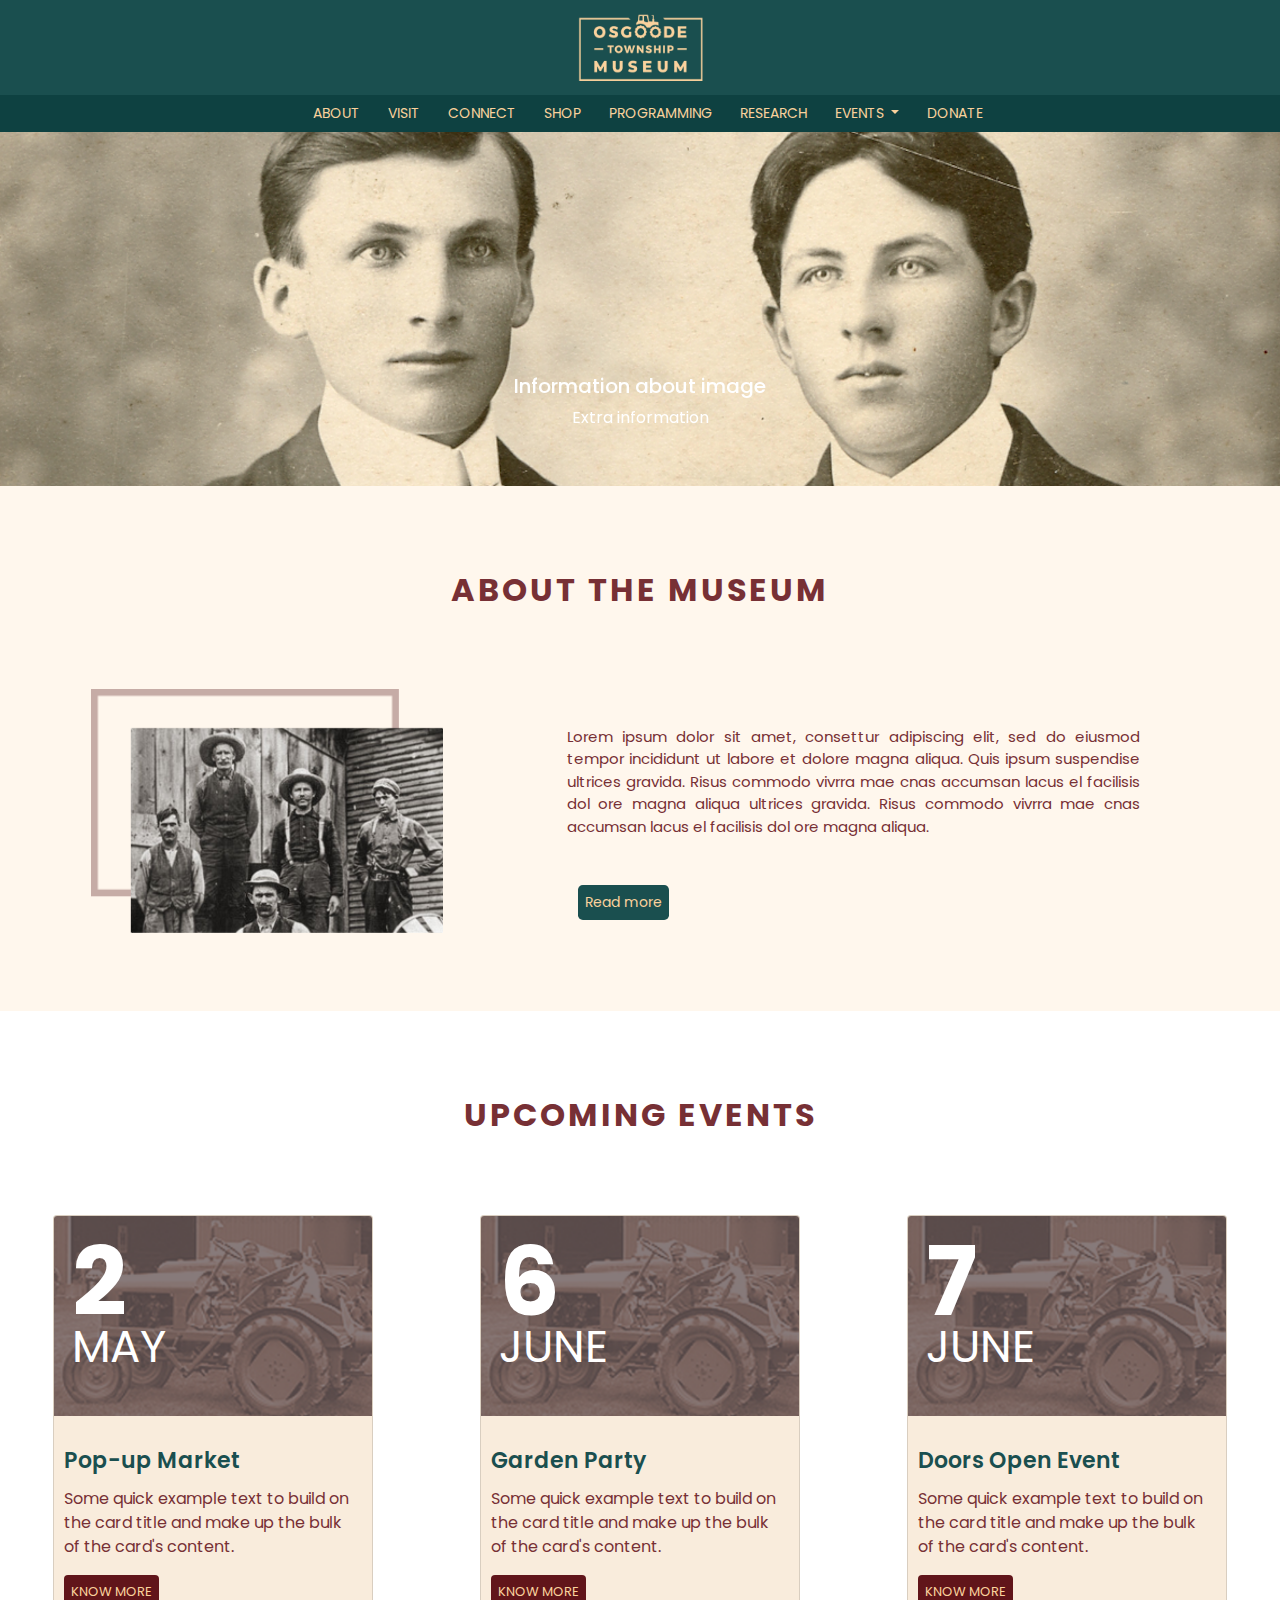
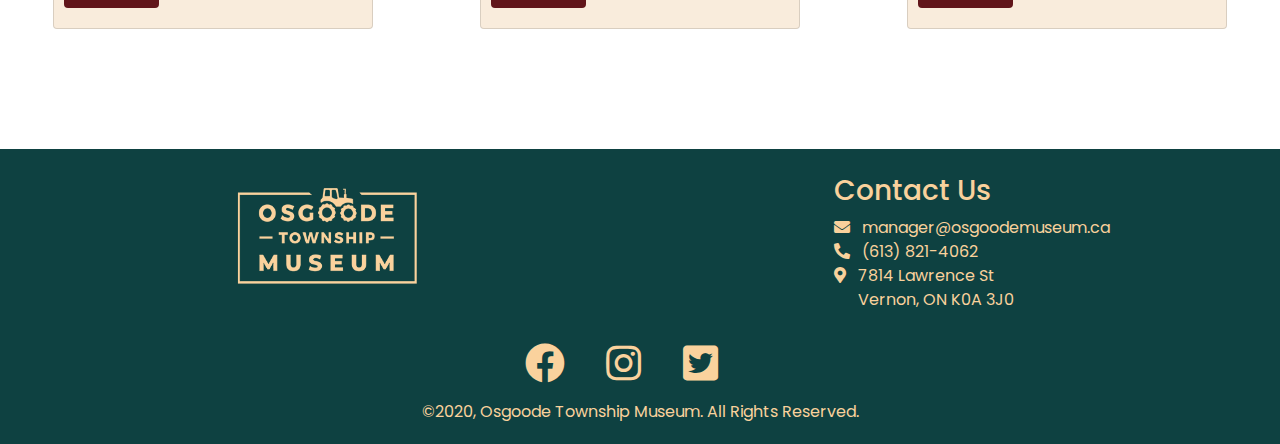
<file: index.html>
<!DOCTYPE html>
<html lang="en">

<head>
    <!-- Meta tags -->
    <meta charset="UTF-8">
    <meta name="viewport" content="width=device-width, initial-scale=1, shrink-to-fit=no">

    <title>Osgoode Township Museum</title>

    <!-- Bootstrap CSS -->
    <link rel="stylesheet" href="https://cdnjs.cloudflare.com/ajax/libs/font-awesome/5.12.1/css/all.min.css" type="text/css">
    <link rel="stylesheet" href="https://maxcdn.bootstrapcdn.com/bootstrap/4.0.0/css/bootstrap.min.css" integrity="sha384-Gn5384xqQ1aoWXA+058RXPxPg6fy4IWvTNh0E263XmFcJlSAwiGgFAW/dAiS6JXm" crossorigin="anonymous">
    <link rel="stylesheet" href="scripts/styles.css" type="text/css">
    <link rel="stylesheet" href="scripts/index.js">

    <!-- Bootstrap jquery --> 
    <script src="https://code.jquery.com/jquery-3.2.1.slim.min.js" integrity="sha384-KJ3o2DKtIkvYIK3UENzmM7KCkRr/rE9/Qpg6aAZGJwFDMVNA/GpGFF93hXpG5KkN" crossorigin="<anon></anon>ymous"></script>
    <script src="https://cdnjs.cloudflare.com/ajax/libs/popper.js/1.12.9/umd/popper.min.js" integrity="sha384-ApNbgh9B+Y1QKtv3Rn7W3mgPxhU9K/ScQsAP7hUibX39j7fakFPskvXusvfa0b4Q" crossorigin="anonymous"></script>
    <script src="https://maxcdn.bootstrapcdn.com/bootstrap/4.0.0/js/bootstrap.min.js" integrity="sha384-JZR6Spejh4U02d8jOt6vLEHfe/JQGiRRSQQxSfFWpi1MquVdAyjUar5+76PVCmYl" crossorigin="anonymous"></script>

    <link rel="shortcut icon" href="images/tractor.png" type="icon/png">
</head>
<!-- logo -->

<body>
    <div class="container-fluid bodyfluid">
        <header class="container-fluid bodyfluid">
            <div class="header">
                <div class="col-lg-12 col-md-12 col-sm-12">
                    <a href="index.html">
                        <img class="center-block" src="images/logo_final.png" width="180" alt="Osgoode-logo">
                    </a>
                </div>
            </div>

            <!--nav bar-->

            <nav class="navbar navbar-expand-lg navbar navbar-dark nav-top" style="background-color:#0e4141;">
                <a class="navbar-brand" href="index.html"><img class="header-logo2" src="images/logo2.png" alt="Osgoode-logo"></a>
                <button class="navbar-toggler clr" type="button" data-toggle="collapse" data-target="#navbarSupportedContent" aria-controls="navbarSupportedContent" aria-expanded="false" aria-label="Toggle navigation">
                    <span class="navbar-toggler-icon" style="color: #fad29d;"></span>
                </button>

                <div class="collapse navbar-collapse text-center" id="navbarSupportedContent">
                   
 <ul class="nav navbar-nav">
                        <li class="nav-item">
                            <a class="nav-link" href="about.html">ABOUT<span class="sr-only">(current)</span></a>
                        </li>
                        <li class="nav-item">
                            <a class="nav-link" href="visit.html">VISIT</a>
                        </li>

                        <li class="nav-item">
                            <a class="nav-link" href="connect.html">CONNECT</a>

                        </li>
                        <li class="nav-item">
                            <a class="nav-link" href="#">SHOP<span class="sr-only"></span></a>
                        </li>
                        <li class="nav-item">
                            <a class="nav-link" href="programming.html">PROGRAMMING</a>

                        </li>
                        <li class="nav-item">
                            <a class="nav-link" href="research.html">RESEARCH</a>

                        </li>
                         <li class="nav-item dropdown drp">
                            <a class="nav-link dropdown-toggle" href="events.html" id="navbarDropdown" role="button" data-toggle="dropdown" aria-haspopup="true" aria-expanded="false">
                              EVENTS
                            </a>
                            <div class="dropdown-menu" aria-labelledby="navbarDropdown">
                                <a class="dropdown-item" href="events.html">EVENTS</a>
                              <a class="dropdown-item" href="sub-event.html">HARVEST FESTIVAL</a>
                            <!--  <a class="dropdown-item" href="#">Another action</a>
                              <a class="dropdown-item" href="#">Something else here</a>  -->
                            </div>
                          </li>

                        </li>
                        <li class="nav-item">
                            <a class="nav-link" href="#">DONATE</a>
                        </li>
                    </ul>
                </div>
            </nav>
        </header>


        <section class="sect">
            <div class="container-fluid">

        <!-- CAROUSEL -->

                <div id="carouselExampleSlidesOnly" class="carousel slide" data-ride="carousel">
                  <div class="carousel-inner">
                    <div class="carousel-item active">
                      <img class="d-block w-100" src="./images/homepage/home1.png" alt="First slide">
                      
                          <div class="carousel-caption d-none d-md-block">
                                <h5> Information about image </h5>
                                <p> Extra information </p>
                          </div>

                    </div>
                    <div class="carousel-item">
                      <img class="d-block w-100" src="./images/homepage/home2.png" alt="Second slide">
                          <div class="carousel-caption d-none d-md-block">
                                <h5> Information about image </h5>
                                <p> Extra information </p>
                          </div>
                    </div>
                    <div class="carousel-item">
                      <img class="d-block w-100" src="./images/homepage/home3.png" alt="Third slide">
                        <div class="carousel-caption d-none d-md-block">
                            <h5> Information about image </h5>
                            <p> Extra information </p>
                        </div>

                    </div>
                  </div>
                </div>
                

                <div class="frame">
                </div>

        <!-- ABOUT THE MUSEUM -->

                <div class="about-museum">
                    <strong> ABOUT THE MUSEUM </strong>
                </div>

                <div class="row">
                    <div class="col-sm-12 col-md-6 col-lg-5">

                        <div class="history">
                             <img class="pic" src="images/history.png">
                        </div>

                    </div>

                    <div class="col-sm-12 col-md-6 col-lg-6">
                    
                         <div class="body-museum">   
                           <p class="about-stry">
                                Lorem ipsum dolor sit amet, consettur adipiscing elit, sed do eiusmod tempor incididunt ut labore et dolore magna aliqua. Quis ipsum suspendise ultrices gravida. Risus commodo vivrra mae
                                cnas accumsan lacus el facilisis dol
                                ore magna aliqua ultrices gravida. Risus commodo vivrra mae
                                cnas accumsan lacus el facilisis dol
                                ore magna aliqua.
                           </p>

                            <div class="read-align">
                                <a class="btn btn-primary btn-lg read" href="events.html" role="button">Read more</a>
                            </div>




                        </div>

                   
                    </div>
                </div>

                

        </section>


        <!-- UPCOMING EVENTS -->

       
        <!-- 1 -->
        <p class="text-center about-museum" > <strong> UPCOMING EVENTS </strong> </p>
	    <div class="row rw" id="card-row">
		<div class="col-12 col-sm-12 col-md-12 col-lg-4">
			<div class="card crd">
			    <img class="card-img-top low" src="images/event1.png" alt="Card image cap">
			    <div class="card-body">
			       <p class="date">2</p>
				<p class="month">MAY</p> 
				<h2 class="card-title lo">Pop-up Market</h2>
				<p class="card-text text-left">Some quick example text to build on the card title and make up the bulk of the card's content.</p>
				<a href="events.html" class="btn btn-primary btn-bg">KNOW MORE</a>
			    </div>
			</div>
		 </div>
		 <div class="col-12 col-sm-12 col-md-12 col-lg-4">
			<div class="card crd">
			    <img class="card-img-top low" src="images/event1.png" alt="Card image cap">
			    <div class="card-body">
			       <p class="date">6</p>
				<p class="month">JUNE</p> 
				<h2 class="card-title lo">Garden Party</h2>
				<p class="card-text text-left">Some quick example text to build on the card title and make up the bulk of the card's content.</p>
				<a href="events.html" class="btn btn-primary btn-bg">KNOW MORE</a>
			    </div>
			</div>
		 </div>
		 <div class="col-12 col-sm-12 col-md-12 col-lg-4">
			<div class="card crd">
			    <img class="card-img-top low" src="images/event1.png" alt="Card image cap">
			    <div class="card-body">
			       <p class="date">7</p>
				<p class="month">JUNE</p> 
				<h2 class="card-title lo">Doors Open Event</h2>
				<p class="card-text text-left">Some quick example text to build on the card title and make up the bulk of the card's content.</p>
				<a href="events.html" class="btn btn-primary btn-bg">KNOW MORE</a>
			    </div>
			</div>
		 </div>
</div>
        
        
        <!-- FOOTER -->
           
            <div class="row" id="card-row">
            <div class="col-12 col-lg-12 row foot">
                <div class="col-12 bgimg col-sm-12 col-md-6 col-lg-6 cnt">
                </div>


                <div class="col-12 col-sm-12 col-md-6 col-lg-6 text-center">
                    <ul class="contact-items">
                    <li class="margin-none">
                        <h3> Contact Us </h3>
                        </li>
                    
                    
            		    <li class="margin-none"><i class="fas fa-envelope"></i> &nbsp;  manager@osgoodemuseum.ca</li>
            		    <li class="margin-none"> <i class="fas fa-phone-alt"></i> &nbsp; (613) 821-4062</li>
            		    <li class="margin-none"><i class="fas fa-map-marker-alt"></i> &nbsp; 7814 Lawrence St<br>  &nbsp;  &nbsp;  &nbsp; Vernon, ON K0A 3J0</li>
                    </ul>
                </div>


                <div class="col-12 text-footer s-media cnt" id="sm-icons">
                   <a href="https://www.facebook.com/osgoodemuseum"> <i class="fab fa-facebook fb"></i> </a>
                    <a href="https://www.instagram.com/osgoodemuseum"> <i class="fab fa-instagram fb"></i> </a>
                    <a href="https://twitter.com/osgoodemuseum?lang=en"> <i class="fab fa-twitter-square fb"></i> </a>
                </div>
                <div class="col-12 text-footer foot-cont">
                    <p class="foot-cont">
                        
                         ©2020, Osgoode Township Museum. All Rights Reserved.
                    </p>
                    
                </div>
            

<!--        </footer>-->


</body>
</html>
</file>
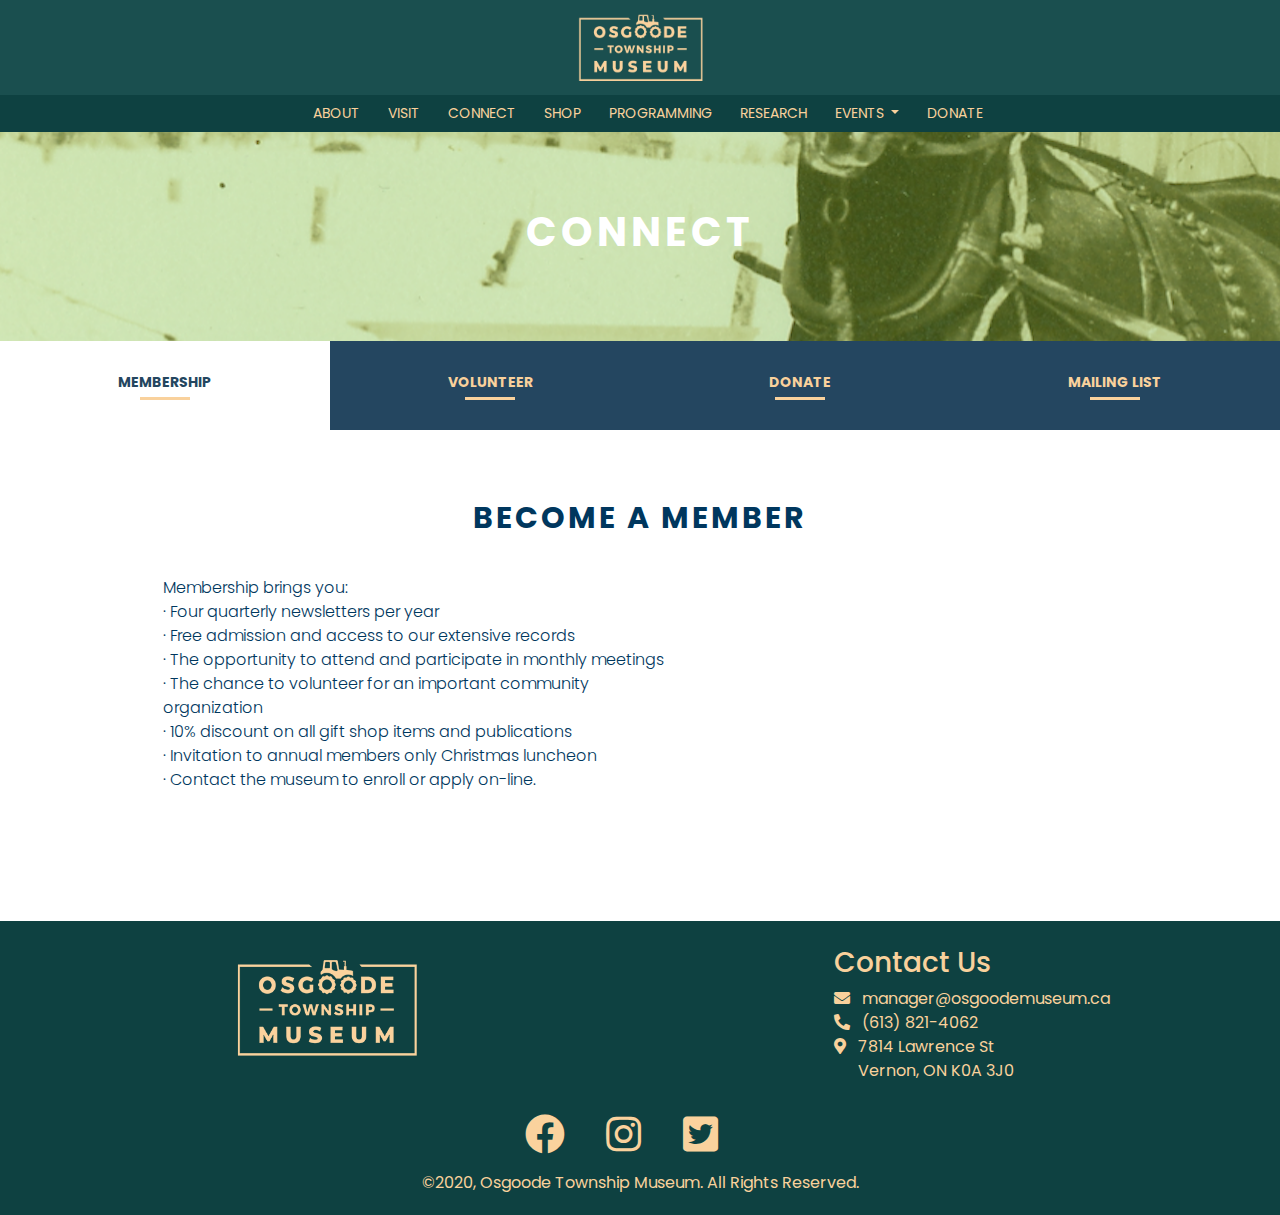
<file: connect.html>
<!DOCTYPE html>
<html lang="en">

<head>
    <!-- Meta tags -->
    <meta charset="UTF-8">
    <meta name="viewport" content="width=device-width, initial-scale=1, shrink-to-fit=no">

    <title>Osgoode Township Museum</title>

    <!-- Bootstrap CSS -->
    <link rel="stylesheet" href="https://cdnjs.cloudflare.com/ajax/libs/font-awesome/5.12.1/css/all.min.css" type="text/css">
    <link rel="stylesheet" href="https://maxcdn.bootstrapcdn.com/bootstrap/4.0.0/css/bootstrap.min.css" integrity="sha384-Gn5384xqQ1aoWXA+058RXPxPg6fy4IWvTNh0E263XmFcJlSAwiGgFAW/dAiS6JXm" crossorigin="anonymous">
    <link rel="stylesheet" href="scripts/connect.css" type="text/css">
        <link rel="stylesheet" href="scripts/styles.css" type="text/css">
    <link rel="stylesheet" href="scripts/about.css" type="text/css">
    <link rel="stylesheet" href="scripts/programming.css" type="text/css">
    <link rel="stylesheet" href="scripts/index.js">


    <!-- Bootstrap jquery -->
    <script src="https://code.jquery.com/jquery-3.2.1.slim.min.js" integrity="sha384-KJ3o2DKtIkvYIK3UENzmM7KCkRr/rE9/Qpg6aAZGJwFDMVNA/GpGFF93hXpG5KkN" crossorigin="<anon></anon>ymous"></script>
    <script src="https://cdnjs.cloudflare.com/ajax/libs/popper.js/1.12.9/umd/popper.min.js" integrity="sha384-ApNbgh9B+Y1QKtv3Rn7W3mgPxhU9K/ScQsAP7hUibX39j7fakFPskvXusvfa0b4Q" crossorigin="anonymous"></script>
    <script src="https://maxcdn.bootstrapcdn.com/bootstrap/4.0.0/js/bootstrap.min.js" integrity="sha384-JZR6Spejh4U02d8jOt6vLEHfe/JQGiRRSQQxSfFWpi1MquVdAyjUar5+76PVCmYl" crossorigin="anonymous"></script>
        <link rel="shortcut icon" href="images/tractor.png" type="icon/png">
</head>
<body>
    <div class="container-fluid bodyfluid">
        <header class="container-fluid bodyfluid">
            <div class="header">
                <div class="col-lg-12 col-md-12 col-sm-12">
                    <a href="index.html">
                        <img class="center-block" src="images/logo_final.png" width="180" alt="Osgoode-logo">
                    </a>
                </div>
            </div>

            <!--nav bar-->

            <nav class="navbar navbar-expand-lg navbar navbar-dark nav-top" style="background-color:#0e4141;">
                <a class="navbar-brand" href="index.html"><img class="header-logo2" src="images/logo2.png" alt="Osgoode-logo"></a>
                <button class="navbar-toggler clr" type="button" data-toggle="collapse" data-target="#navbarSupportedContent" aria-controls="navbarSupportedContent" aria-expanded="false" aria-label="Toggle navigation">
                    <span class="navbar-toggler-icon" style="color: #fad29d;"></span>
                </button>

                <div class="collapse navbar-collapse text-center" id="navbarSupportedContent">
                   
 <ul class="nav navbar-nav">
                        <li class="nav-item">
                            <a class="nav-link" href="about.html">ABOUT<span class="sr-only">(current)</span></a>
                        </li>
                        <li class="nav-item">
                            <a class="nav-link" href="visit.html">VISIT</a>
                        </li>

                        <li class="nav-item">
                            <a class="nav-link" href="connect.html">CONNECT</a>

                        </li>
                        <li class="nav-item">
                            <a class="nav-link" href="#">SHOP<span class="sr-only"></span></a>
                        </li>
                        <li class="nav-item">
                            <a class="nav-link" href="programming.html">PROGRAMMING</a>

                        </li>
                        <li class="nav-item">
                            <a class="nav-link" href="research.html">RESEARCH</a>

                        </li>
                         <li class="nav-item dropdown drp">
                            <a class="nav-link dropdown-toggle" href="events.html" id="navbarDropdown" role="button" data-toggle="dropdown" aria-haspopup="true" aria-expanded="false">
                              EVENTS
                            </a>
                            <div class="dropdown-menu" aria-labelledby="navbarDropdown">
                                <a class="dropdown-item" href="events.html">EVENTS</a>
                              <a class="dropdown-item" href="sub-event.html">HARVEST FESTIVAL</a>
                            <!--  <a class="dropdown-item" href="#">Another action</a>
                              <a class="dropdown-item" href="#">Something else here</a>  -->
                            </div>
                          </li>

                        </li>
                        <li class="nav-item">
                            <a class="nav-link" href="#">DONATE</a>
                        </li>
                    </ul>
                </div>
            </nav>
        </header>



        <div class="con">
                <h1 class="abt">CONNECT</h1>
        </div>



             <ul class="nav nav-pills nav-fill fg">
        <li class="nav-item"><a class="nav-link active" data-toggle="tab" href="#home"> MEMBERSHIP <hr></a></li>
        <li class="nav-item"><a class="nav-link" data-toggle="tab" href="#menu1"> VOLUNTEER <hr></a></li>
        <li class="nav-item"><a class="nav-link" data-toggle="tab" href="#menu2"> DONATE <hr></a></li>
        <li class="nav-item"><a class="nav-link" data-toggle="tab" href="#menu3"> MAILING LIST <hr></a></li>
      </ul>








     <div class="tab-content">
        <div id="home" class="tab-pane fade show active">
          <div class="event-content"> <strong>  </strong>
<!--1-->

               
            <h2 class="abt-h">BECOME A MEMBER</h2>
<div class="row">

    

    <div class="col-lg-8">
        <div class="abt-b text-justify">


                    <p class="abt-b" id="text-left">Membership brings you:


                            <br>
                            · Four quarterly newsletters per year
                            <br>
                            · Free admission and access to our extensive records
                            <br>
                           · The opportunity to attend and participate in monthly meetings
                           <br>
                            · The chance to volunteer for an important community organization
                            <br>
                            · 10% discount on all gift shop items and publications
                            <br>
                            · Invitation to annual members only Christmas luncheon
                            <br>
                            · Contact the museum to enroll or apply on-line.
                            <br>
                        </p>

                        </div>
                 </div>
                </div>
            </div>
        </div>
    

   



          <!--------------------------------------- Frame img Ends------------------------------------------------------------------>


<div id="menu1" class="tab-pane fade">
          
          <div class="evnt-content"> <strong> </strong>
<!--2-->

<div class="row">
  <!--2 col-->
                        
         


        <div class="col-12 col-sm-12 col-md-12 col-lg-12">
              <div class="abt-b">
                <div class="abt-b" style="padding-top: -50px;">
                <h2 class="abt-h">BECOME A VOLUNTEER</h2>
                <p id="text-left">Looking to improve your resume with some volunteer work experience? We have opportunities in the following areas:
                <br>
                · Collections / Accessioning
                <br>
                · Genealogical / Local history research
                <br>
                · Marketing, Fundraising, Administration
                <br>
                · Assisting at community events
                <br>
                · Assisting at museum events, workshops and programming
                <br>
                · Heritage gardening and interpreting
                </p>
                
                <p id="text-left">To apply, fill out our Volunteer Application Form and return it to the Museum via email or call us at 613-821-4062 and arrange to drop it off in person.</p>
                <p id="text-left">Are you interested in expanding your resume with an unique volunteer opportunity? The Osgoode Township Museum is currently in its planning stages of its new permanent exhibit gallery. Get hands-on experience while learning about museum standards! There are opportunities in research, design and fabrication. The timeline for completion is June, so join today!</p>
                <p id="text-left">Please email Jillian at <a href="mailto:manager@osgoodemuseum.ca">manager@osgoodemuseum.ca </a> for questions or to apply!</p>
            </div>
        </div>
    </div>
 </div> 
 </div>
</div>

 <!--2 col Ends-->




<!--3-->

<div id="menu2" class="tab-pane fade">
         <div class="evnt-content"> <strong> </strong>
<div class="row">

  <!--3 col-->
               
            </div>

                 <div class="col-12 col-sm-12 col-md-12 col-lg-12"> 
                    <div class="abt-b">

                        <h1 class="abt-h"> DONATE </h1>

                    <div>
                        
                        <p class="abt-b" id="text-left"> The Osgoode Township Museum is a Registered Charity committed to preserving Osgoode Township’s local heritage for future generations and sharing the story its rural and agricultural history by:
                        <br> <br>
                        Creating new and vibrant exhibits
                        <br>
                        Developing lively educational programs and workshops
                        <br>
                        Protecting our community’s valuable artefacts. To date, the Osgoode Township Museum has approximately 10,000 artefacts in its collection
                        <br>
                        Donations can be made online <a href="https://www.canadahelps.org/en/charities/osgoode-township-historical-society-museum/"> https://www.canadahelps.org/en/charities/osgoode-township-historical-society-museum/) </a> or by mail with a cheque, or in person with cash or a cheque. Donations of $10 or more will automatically receive a tax receipt.</p>
                    </div>
                 </div>
             </div>
           </div>
     </div> <!--3 col Ends-->






<div id="menu3" class="tab-pane fade">


<div class="col-12 col-sm-12 col-md-12 col-lg-12">

                <div>

                <h1 class="abt-h"> MAILING LIST </h1>

                  
                <p class="abt-h" id="mls">  Mailing List Subscription </p>
                <p class="abt-b" id="text-left"> Provide your name and email address below to receive information on upcoming events and exhibitions at the Osgoode Township Museum. We do not share your email address with other organizations and you can unsubscribe at any time. <br>
                * indicates required</p>
                </div>
                </div> 
            </div>
          <!--4 col Ends-->



</div>


        <!-- FOOTER -->
           
            <div class="row" id="card-row">
            <div class="col-12 col-lg-12 row foot">
                <div class="col-12 bgimg col-sm-12 col-md-6 col-lg-6 cnt">
                </div>


                <div class="col-12 col-sm-12 col-md-6 col-lg-6 text-center">
                    <ul class="contact-items">
                    <li class="margin-none">
                        <h3> Contact Us </h3>
                        </li>
                    
                    
                        <li class="margin-none"><i class="fas fa-envelope"></i> &nbsp;  manager@osgoodemuseum.ca</li>
                        <li class="margin-none"> <i class="fas fa-phone-alt"></i> &nbsp; (613) 821-4062</li>
                        <li class="margin-none"><i class="fas fa-map-marker-alt"></i> &nbsp; 7814 Lawrence St<br>  &nbsp;  &nbsp;  &nbsp; Vernon, ON K0A 3J0</li>
                    </ul>
                </div>


                <div class="col-12 text-footer s-media cnt" id="sm-icons">
                   <a href="https://www.facebook.com/osgoodemuseum"> <i class="fab fa-facebook fb"></i> </a>
                    <a href="https://www.instagram.com/osgoodemuseum"> <i class="fab fa-instagram fb"></i> </a>
                    <a href="https://twitter.com/osgoodemuseum?lang=en"> <i class="fab fa-twitter-square fb"></i> </a>
                </div>
                <div class="col-12 text-footer foot-cont">
                    <p class="foot-cont">
                        
                         ©2020, Osgoode Township Museum. All Rights Reserved.
                    </p>
                    
                </div>
<!--</footer>-->


</body>
</html>
</file>
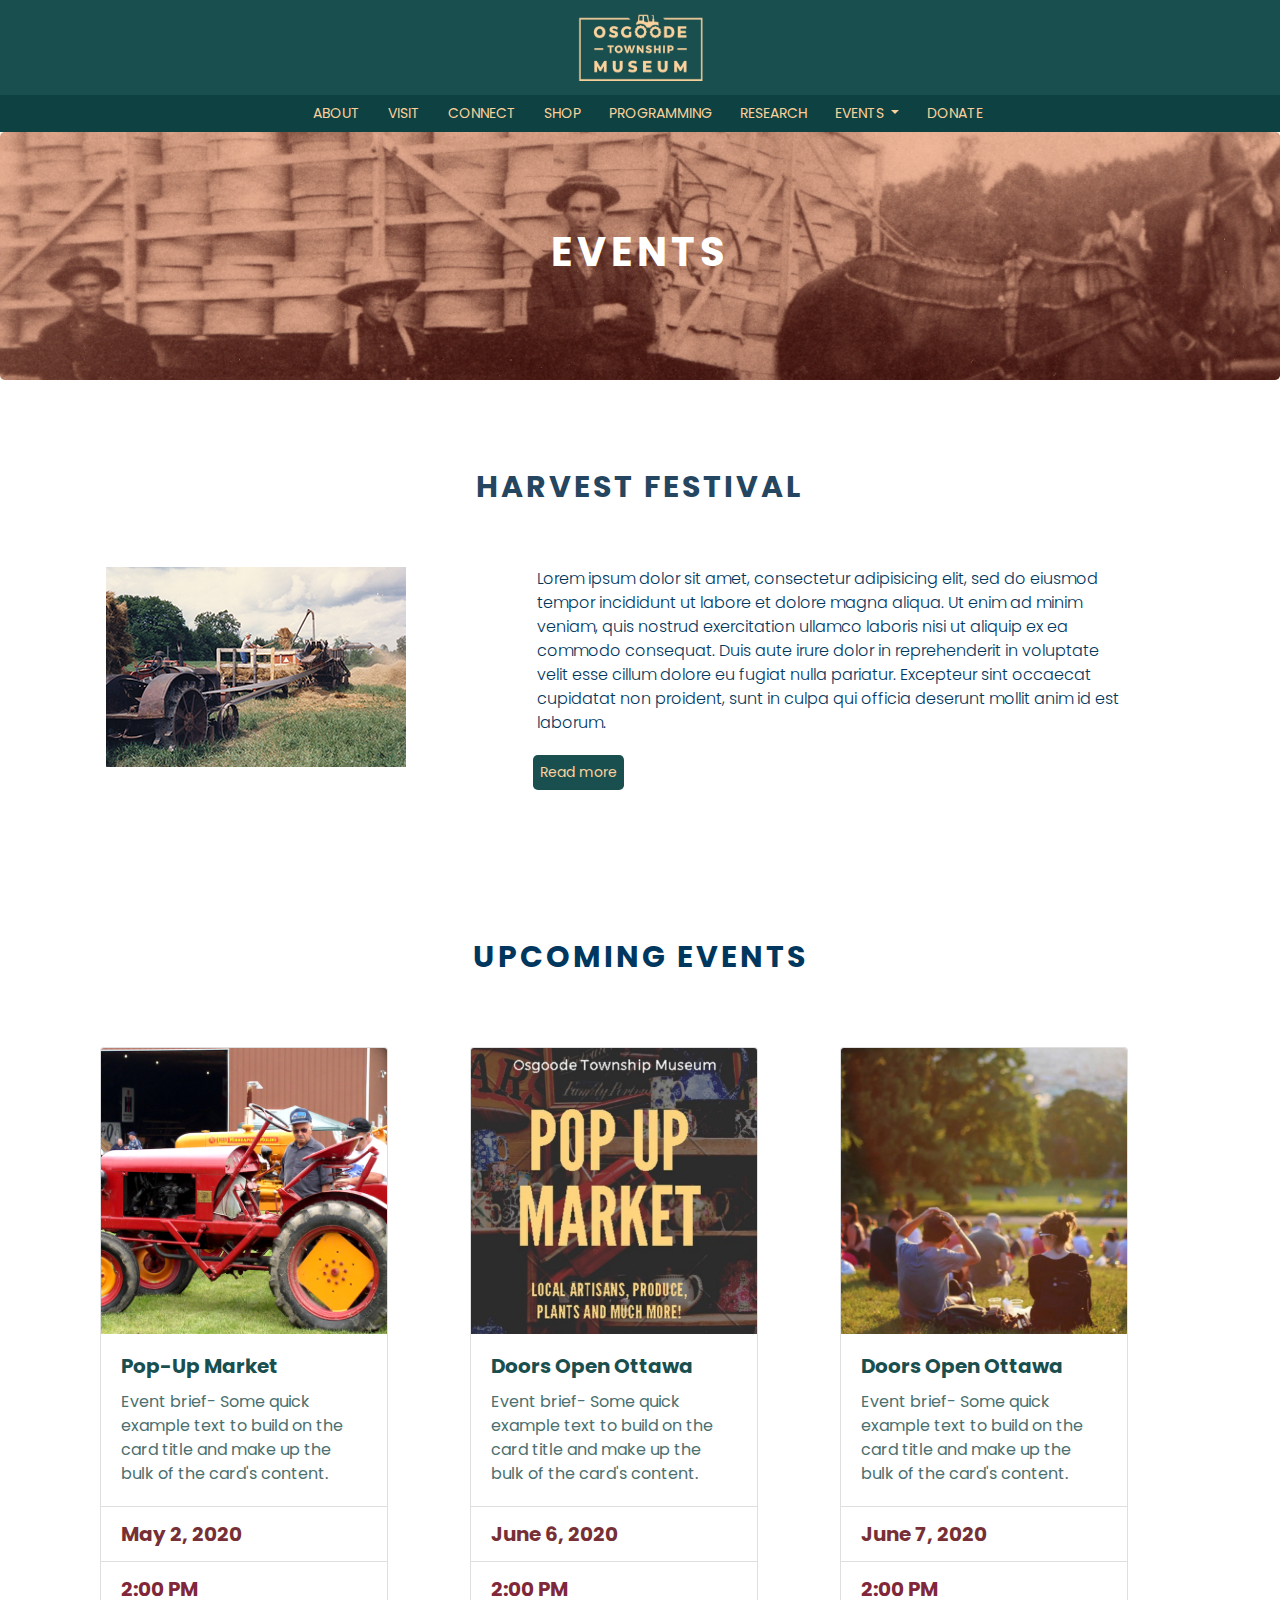
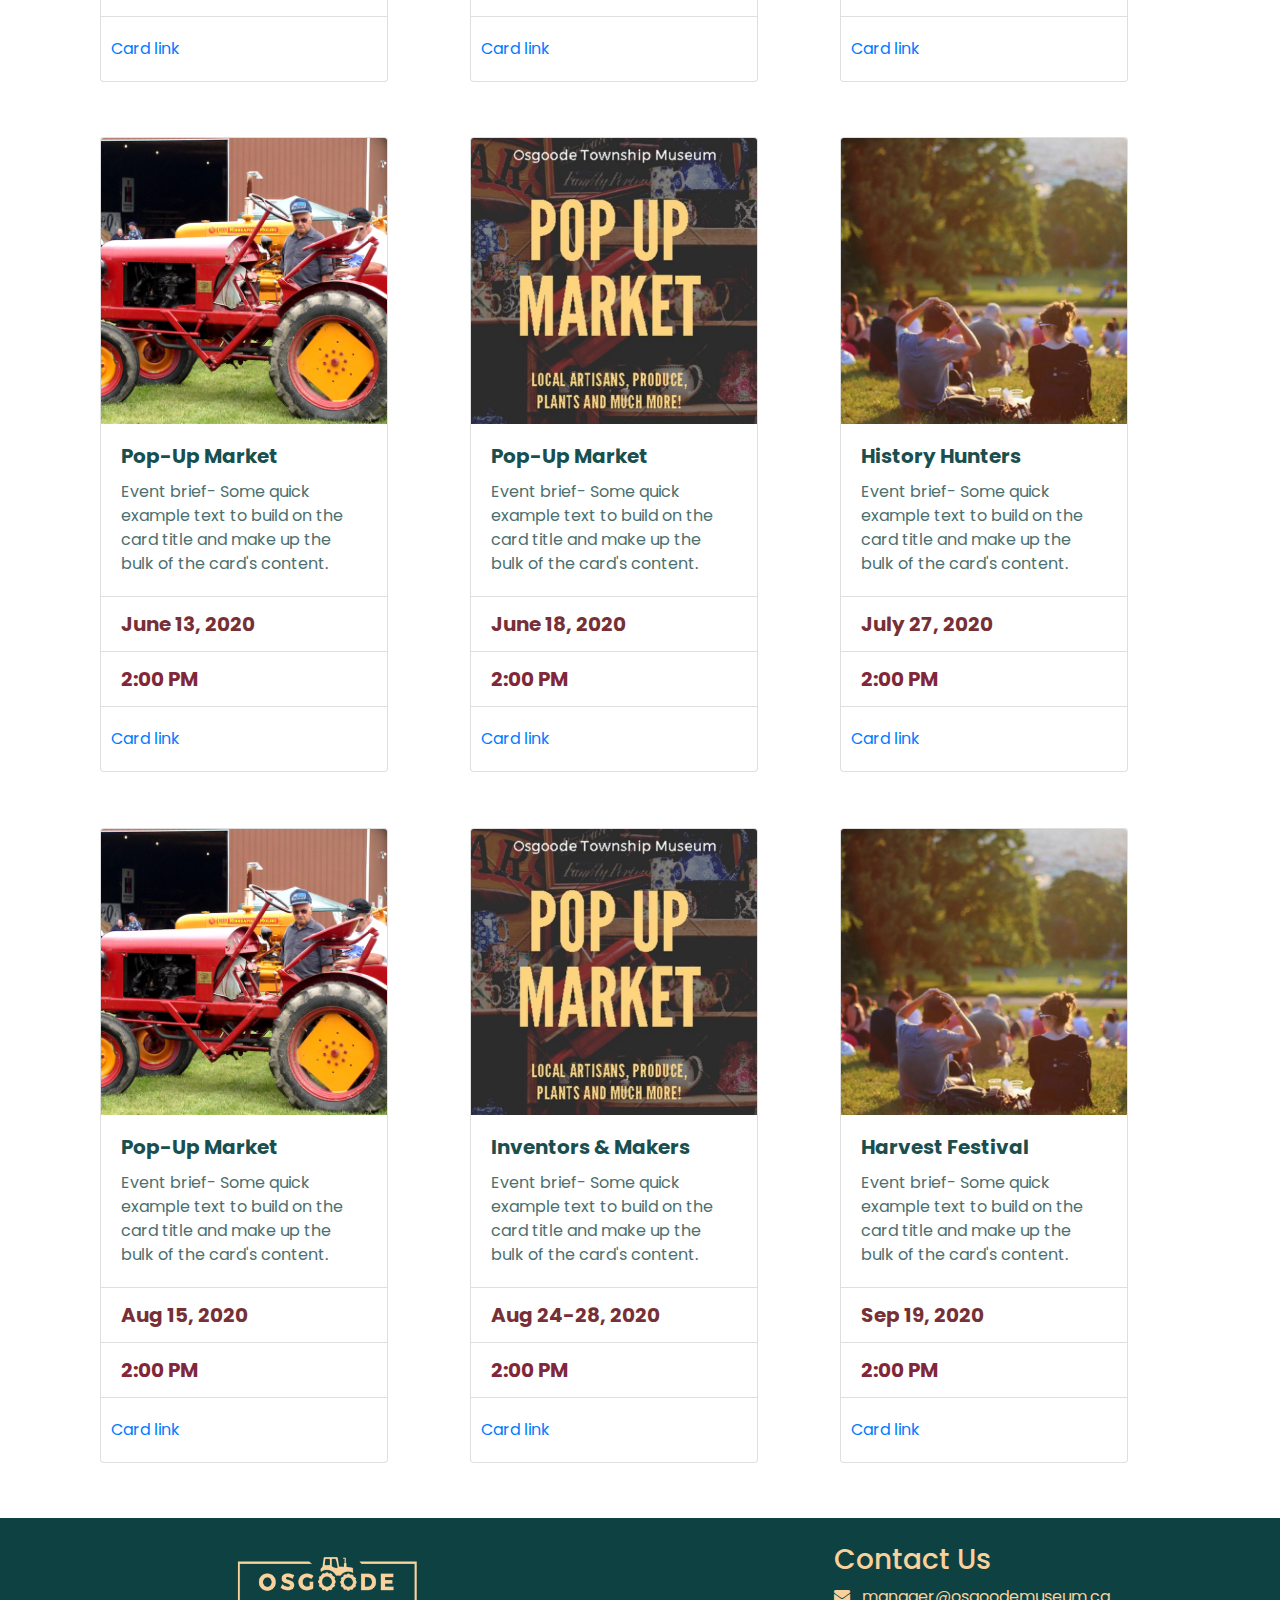
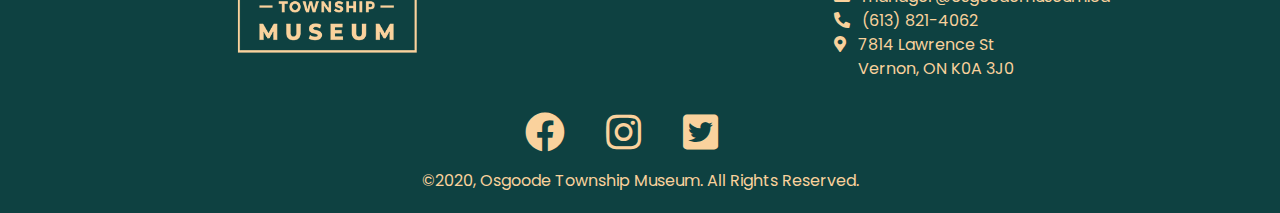
<file: events.html>
<!DOCTYPE html>
<html lang="en">

<head>
    <!-- Meta tags -->
    <meta charset="UTF-8">
    <meta name="viewport" content="width=device-width, initial-scale=1, shrink-to-fit=no">

    <title>Osgoode Township Museum</title>

    <!-- Bootstrap CSS -->
    <link rel="stylesheet" href="https://cdnjs.cloudflare.com/ajax/libs/font-awesome/5.12.1/css/all.min.css" type="text/css">
    <link rel="stylesheet" href="https://maxcdn.bootstrapcdn.com/bootstrap/4.0.0/css/bootstrap.min.css" integrity="sha384-Gn5384xqQ1aoWXA+058RXPxPg6fy4IWvTNh0E263XmFcJlSAwiGgFAW/dAiS6JXm" crossorigin="anonymous">
    <link rel="stylesheet" href="scripts/styles.css" type="text/css">
    <link rel="stylesheet" href="scripts/events.css" type="text/css">
      <link rel="stylesheet" href="scripts/about.css" type="text/css">
      <link rel="stylesheet" href="scripts/programming.css" type="text/css">
    <link rel="stylesheet" href="scripts/index.js">

    <!-- Bootstrap jquery -->
    <script src="https://code.jquery.com/jquery-3.2.1.slim.min.js" integrity="sha384-KJ3o2DKtIkvYIK3UENzmM7KCkRr/rE9/Qpg6aAZGJwFDMVNA/GpGFF93hXpG5KkN" crossorigin="<anon></anon>ymous"></script>
    <script src="https://cdnjs.cloudflare.com/ajax/libs/popper.js/1.12.9/umd/popper.min.js" integrity="sha384-ApNbgh9B+Y1QKtv3Rn7W3mgPxhU9K/ScQsAP7hUibX39j7fakFPskvXusvfa0b4Q" crossorigin="anonymous"></script>
    <script src="https://maxcdn.bootstrapcdn.com/bootstrap/4.0.0/js/bootstrap.min.js" integrity="sha384-JZR6Spejh4U02d8jOt6vLEHfe/JQGiRRSQQxSfFWpi1MquVdAyjUar5+76PVCmYl" crossorigin="anonymous"></script>
        <link rel="shortcut icon" href="images/tractor.png" type="icon/png">
</head>
<!-- logo -->

<body>
    <div class="container-fluid bodyfluid">
        <header class="container-fluid bodyfluid">
            <div class="header">
                <div class="col-lg-12 col-md-12 col-sm-12">
                    <a href="index.html">
                        <img class="center-block" src="images/logo_final.png" width="180" alt="Osgoode-logo">
                    </a>
                </div>
            </div>

            <!--nav bar-->

            <nav class="navbar navbar-expand-lg navbar navbar-dark nav-top" style="background-color:#0e4141;">
                <a class="navbar-brand" href="index.html"><img class="header-logo2" src="images/logo2.png" alt="Osgoode-logo"></a>
                <button class="navbar-toggler clr" type="button" data-toggle="collapse" data-target="#navbarSupportedContent" aria-controls="navbarSupportedContent" aria-expanded="false" aria-label="Toggle navigation">
                    <span class="navbar-toggler-icon" style="color: #fad29d;"></span>
                </button>

                <div class="collapse navbar-collapse text-center" id="navbarSupportedContent">
                   
                    <ul class="nav navbar-nav">
                        <li class="nav-item">
                            <a class="nav-link" href="about.html">ABOUT<span class="sr-only">(current)</span></a>
                        </li>
                        <li class="nav-item">
                            <a class="nav-link" href="visit.html">VISIT</a>
                        </li>

                        <li class="nav-item">
                            <a class="nav-link" href="connect.html">CONNECT</a>

                        </li>
                        <li class="nav-item">
                            <a class="nav-link" href="#">SHOP<span class="sr-only"></span></a>
                        </li>
                        <li class="nav-item">
                            <a class="nav-link" href="programming.html">PROGRAMMING</a>

                        </li>
                        <li class="nav-item">
                            <a class="nav-link" href="research.html">RESEARCH</a>

                        </li>
                         <li class="nav-item dropdown drp">
                            <a class="nav-link dropdown-toggle" href="events.html" id="navbarDropdown" role="button" data-toggle="dropdown" aria-haspopup="true" aria-expanded="false">
                              EVENTS
                            </a>
                            <div class="dropdown-menu" aria-labelledby="navbarDropdown">
                                <a class="dropdown-item" href="events.html">EVENTS</a>
                              <a class="dropdown-item" href="sub-event.html">HARVEST FESTIVAL</a>
                            <!--  <a class="dropdown-item" href="#">Another action</a>
                              <a class="dropdown-item" href="#">Something else here</a>  -->
                            </div>
                          </li>

                        </li>
                        <li class="nav-item">
                            <a class="nav-link" href="#">DONATE</a>
                        </li>
                    </ul>
                </div>
            </nav>


        </header>


        <section class="sect">             
	    <div class="jumbotron">
		  <h1 class="abt">EVENTS</h1>
	    </div>
        </section>


	<div class="single-head">
        <h1 class="abt-h" id="banner-head"> HARVEST FESTIVAL</h1>
    </div>

    <div class="row new-row">
        <div class="col-auto col-12 col-sm-12 col-md-12 col-lg-4">
            <img class="img-fluid harvest-img" src="images/harvest-img.png" alt="Harvest">
        </div>

        <div class="col-auto col-12 col-sm-12 col-md-12 col-lg-8">
            <p class="abt-b text-left" id="hf-p">Lorem ipsum dolor sit amet, consectetur adipisicing elit, sed do eiusmod
            tempor incididunt ut labore et dolore magna aliqua. Ut enim ad minim veniam,
            quis nostrud exercitation ullamco laboris nisi ut aliquip ex ea commodo
            consequat. Duis aute irure dolor in reprehenderit in voluptate velit esse
            cillum dolore eu fugiat nulla pariatur. Excepteur sint occaecat cupidatat non
            proident, sunt in culpa qui officia deserunt mollit anim id est laborum.

            <div class="readmore-align" id="rm-hv">
            <a href="sub-event.html" class="btn btn-primary btn-lg read" role="button">Read more</a>
            </div>
            </p>

            

        </div>
    </div>
        
 
    <!-- <div class="col-12 text-center">
    <div class="ev-box">
        <h1 class="abt-h" id="up-e">UPCOMING EVENTS</h1>
        <div class="abt-b">
            <ul class="ev-list" id="text-left">
            <li>Pop-Up Market – May 2, 2020 (select details)</li>
            <li>Doors Open Ottawa + Garden Party – June 6, 2020 (select details)</li>
            <li>Doors Open Ottawa – June 7, 2020 (select details)</li>
            <li>Pop-Up Market – June 13, 2020 (select details)</li>
            <li>Pop-Up Market – July 18, 2020 (select details)</li>
            <li>History Hunters Summer Camp – July 27 to 31, 2020 (select details)</li>
            <li>Pop-Up Market – August 15, 2020 (select details)</li>
            <li>Inventors & Makers Summer Camp – August 24 to 28, 2020 (select details)</li>
            <li>Harvest Festival + Dinner – September 19, 2020 (select details)</li>
            <li>Christmas Tree Lighting – December 1, 2020 (select details)</li>
            </ul>
        </div>
    </div>
</div> -->

        <h1 class="abt-h" id="up-e">UPCOMING EVENTS</h1>


        <div class="container">
            <div class="row">

                <!-- CARD 1 -->

                <div class="col" id="card">

                        <div class="card" style="width: 18rem;">
                          <img class="card-img-top" src="images/card1.png" alt="Card image cap">
                          <div class="card-body">
                            <h5 class="card-title" id="card-head">Pop-Up Market</h5>
                            <p class="card-text text-left" id="card-info">Event brief- Some quick example text to build on the card title and make up the bulk of the card's content.</p>

                          </div>
                          <ul class="list-group list-group-flush">
                            <li class="list-group-item" id="ev-date">May 2, 2020</li>
                            <li class="list-group-item" id="ev-time">2:00 PM</li>
                          </ul>
                          <div class="card-body">
                            <a href="#" class="card-link">Card link</a>
                          </div>
                        </div>
                    

                </div>


                <!-- CARD 2 -->



               <div class="col" id="card">


                        <div class="card" style="width: 18rem;">
                          <img class="card-img-top" src="images/card2.png" alt="Card image cap">
                          <div class="card-body">
                            <h5 class="card-title" id="card-head">Doors Open Ottawa</h5>
                            <p class="card-text text-left" id="card-info">Event brief- Some quick example text to build on the card title and make up the bulk of the card's content.</p>

                          </div>
                          <ul class="list-group list-group-flush">
                            <li class="list-group-item" id="ev-date">June 6, 2020</li>
                            <li class="list-group-item" id="ev-time">2:00 PM</li>
                          </ul>
                          <div class="card-body">
                            <a href="#" class="card-link">Card link</a>
                          </div>
                        </div>
                    

                </div>


                <!-- CARD 3 -->


                <div class="col" id="card">


                        <div class="card" style="width: 18rem;">
                          <img class="card-img-top" src="images/card3.png" alt="Card image cap">
                          <div class="card-body">
                            <h5 class="card-title" id="card-head">Doors Open Ottawa</h5>
                            <p class="card-text text-left" id="card-info">Event brief- Some quick example text to build on the card title and make up the bulk of the card's content.</p>

                          </div>
                          <ul class="list-group list-group-flush">
                            <li class="list-group-item" id="ev-date">June 7, 2020</li>
                            <li class="list-group-item" id="ev-time">2:00 PM</li>
                          </ul>
                          <div class="card-body">
                            <a href="#" class="card-link">Card link</a>
                          </div>
                        </div>
                    

                </div>

                <!-- CARD 4 -->


               <div class="col" id="card">


                        <div class="card" style="width: 18rem;">
                          <img class="card-img-top" src="images/card1.png" alt="Card image cap">
                          <div class="card-body">
                            <h5 class="card-title" id="card-head">Pop-Up Market</h5>
                            <p class="card-text text-left" id="card-info">Event brief- Some quick example text to build on the card title and make up the bulk of the card's content.</p>

                          </div>
                          <ul class="list-group list-group-flush">
                            <li class="list-group-item" id="ev-date">June 13, 2020</li>
                            <li class="list-group-item" id="ev-time">2:00 PM</li>
                          </ul>
                          <div class="card-body">
                            <a href="#" class="card-link">Card link</a>
                          </div>
                        </div>
                    

                </div>

                <!-- CARD 5 -->


                <div class="col" id="card">


                        <div class="card" style="width: 18rem;">
                          <img class="card-img-top" src="images/card2.png" alt="Card image cap">
                          <div class="card-body">
                            <h5 class="card-title" id="card-head">Pop-Up Market</h5>
                            <p class="card-text text-left" id="card-info">Event brief- Some quick example text to build on the card title and make up the bulk of the card's content.</p>

                          </div>
                          <ul class="list-group list-group-flush">
                            <li class="list-group-item" id="ev-date">June 18, 2020</li>
                            <li class="list-group-item" id="ev-time">2:00 PM</li>
                          </ul>
                          <div class="card-body">
                            <a href="#" class="card-link">Card link</a>
                          </div>
                        </div>
                    

                </div>

                <!-- CARD 6 -->


                <div class="col" id="card">


                        <div class="card" style="width: 18rem;">
                          <img class="card-img-top" src="images/card3.png" alt="Card image cap">
                          <div class="card-body">
                            <h5 class="card-title" id="card-head">History Hunters</h5>
                            <p class="card-text text-left" id="card-info">Event brief- Some quick example text to build on the card title and make up the bulk of the card's content.</p>

                          </div>
                          <ul class="list-group list-group-flush">
                            <li class="list-group-item" id="ev-date">July 27, 2020</li>
                            <li class="list-group-item" id="ev-time">2:00 PM</li>
                          </ul>
                          <div class="card-body">
                            <a href="#" class="card-link">Card link</a>
                          </div>
                        </div>
                    

                </div>

                <!-- CARD 7 -->


                <div class="col" id="card">

                        <div class="card" style="width: 18rem;">
                          <img class="card-img-top" src="images/card1.png" alt="Card image cap">
                          <div class="card-body">
                            <h5 class="card-title" id="card-head">Pop-Up Market</h5>
                            <p class="card-text text-left" id="card-info">Event brief- Some quick example text to build on the card title and make up the bulk of the card's content.</p>

                          </div>
                          <ul class="list-group list-group-flush">
                            <li class="list-group-item" id="ev-date">Aug 15, 2020</li>
                            <li class="list-group-item" id="ev-time">2:00 PM</li>
                          </ul>
                          <div class="card-body">
                            <a href="#" class="card-link">Card link</a>
                          </div>
                        </div>
                    

                </div>

                <!-- CARD 8 -->

               <div class="col" id="card">


                        <div class="card" style="width: 18rem;">
                          <img class="card-img-top" src="images/card2.png" alt="Card image cap">
                          <div class="card-body">
                            <h5 class="card-title" id="card-head">Inventors & Makers</h5>
                            <p class="card-text text-left" id="card-info">Event brief- Some quick example text to build on the card title and make up the bulk of the card's content.</p>

                          </div>
                          <ul class="list-group list-group-flush">
                            <li class="list-group-item" id="ev-date">Aug 24-28, 2020</li>
                            <li class="list-group-item" id="ev-time">2:00 PM</li>
                          </ul>
                          <div class="card-body">
                            <a href="#" class="card-link">Card link</a>
                          </div>
                        </div>
                    

                </div>

                <!-- CARD 9 -->


               <div class="col" id="card">


                        <div class="card" style="width: 18rem;">
                          <img class="card-img-top" src="images/card3.png" alt="Card image cap">
                          <div class="card-body">
                            <h5 class="card-title" id="card-head">Harvest Festival</h5>
                            <p class="card-text text-left" id="card-info">Event brief- Some quick example text to build on the card title and make up the bulk of the card's content.</p>

                          </div>
                          <ul class="list-group list-group-flush">
                            <li class="list-group-item" id="ev-date">Sep 19, 2020</li>
                            <li class="list-group-item" id="ev-time">2:00 PM</li>
                          </ul>
                          <div class="card-body">
                            <a href="#" class="card-link">Card link</a>
                          </div>
                        </div>
                    

                </div>





                




            </div> <!-- row ends -->
        </div> <!-- container fluid ends -->

        

	
        
        
        <!-- FOOTER -->
           
            <div class="row" id="card-row">
            <div class="col-12 col-lg-12 row foot">
                <div class="col-12 bgimg col-sm-12 col-md-6 col-lg-6 cnt">
                </div>


                <div class="col-12 col-sm-12 col-md-6 col-lg-6 text-center">
                    <ul class="contact-items">
                    <li class="margin-none">
                        <h3> Contact Us </h3>
                        </li>
                    
                    
                        <li class="margin-none"><i class="fas fa-envelope"></i> &nbsp;  manager@osgoodemuseum.ca</li>
                        <li class="margin-none"> <i class="fas fa-phone-alt"></i> &nbsp; (613) 821-4062</li>
                        <li class="margin-none"><i class="fas fa-map-marker-alt"></i> &nbsp; 7814 Lawrence St<br>  &nbsp;  &nbsp;  &nbsp; Vernon, ON K0A 3J0</li>
                    </ul>
                </div>


                <div class="col-12 text-footer s-media cnt" id="sm-icons">
                   <a href="https://www.facebook.com/osgoodemuseum"> <i class="fab fa-facebook fb"></i> </a>
                    <a href="https://www.instagram.com/osgoodemuseum"> <i class="fab fa-instagram fb"></i> </a>
                    <a href="https://twitter.com/osgoodemuseum?lang=en"> <i class="fab fa-twitter-square fb"></i> </a>
                </div>
                <div class="col-12 text-footer foot-cont">
                    <p class="foot-cont">
                        
                         ©2020, Osgoode Township Museum. All Rights Reserved.
                    </p>
                    
                </div>
<!--        </footer>-->

</body>

	<script>
		$('.nav.nav-pills.nav-fill li.nav-item a.nav-link').click(function(e){
		    this.addClass('active');
		})
	</script>
</html>
</file>
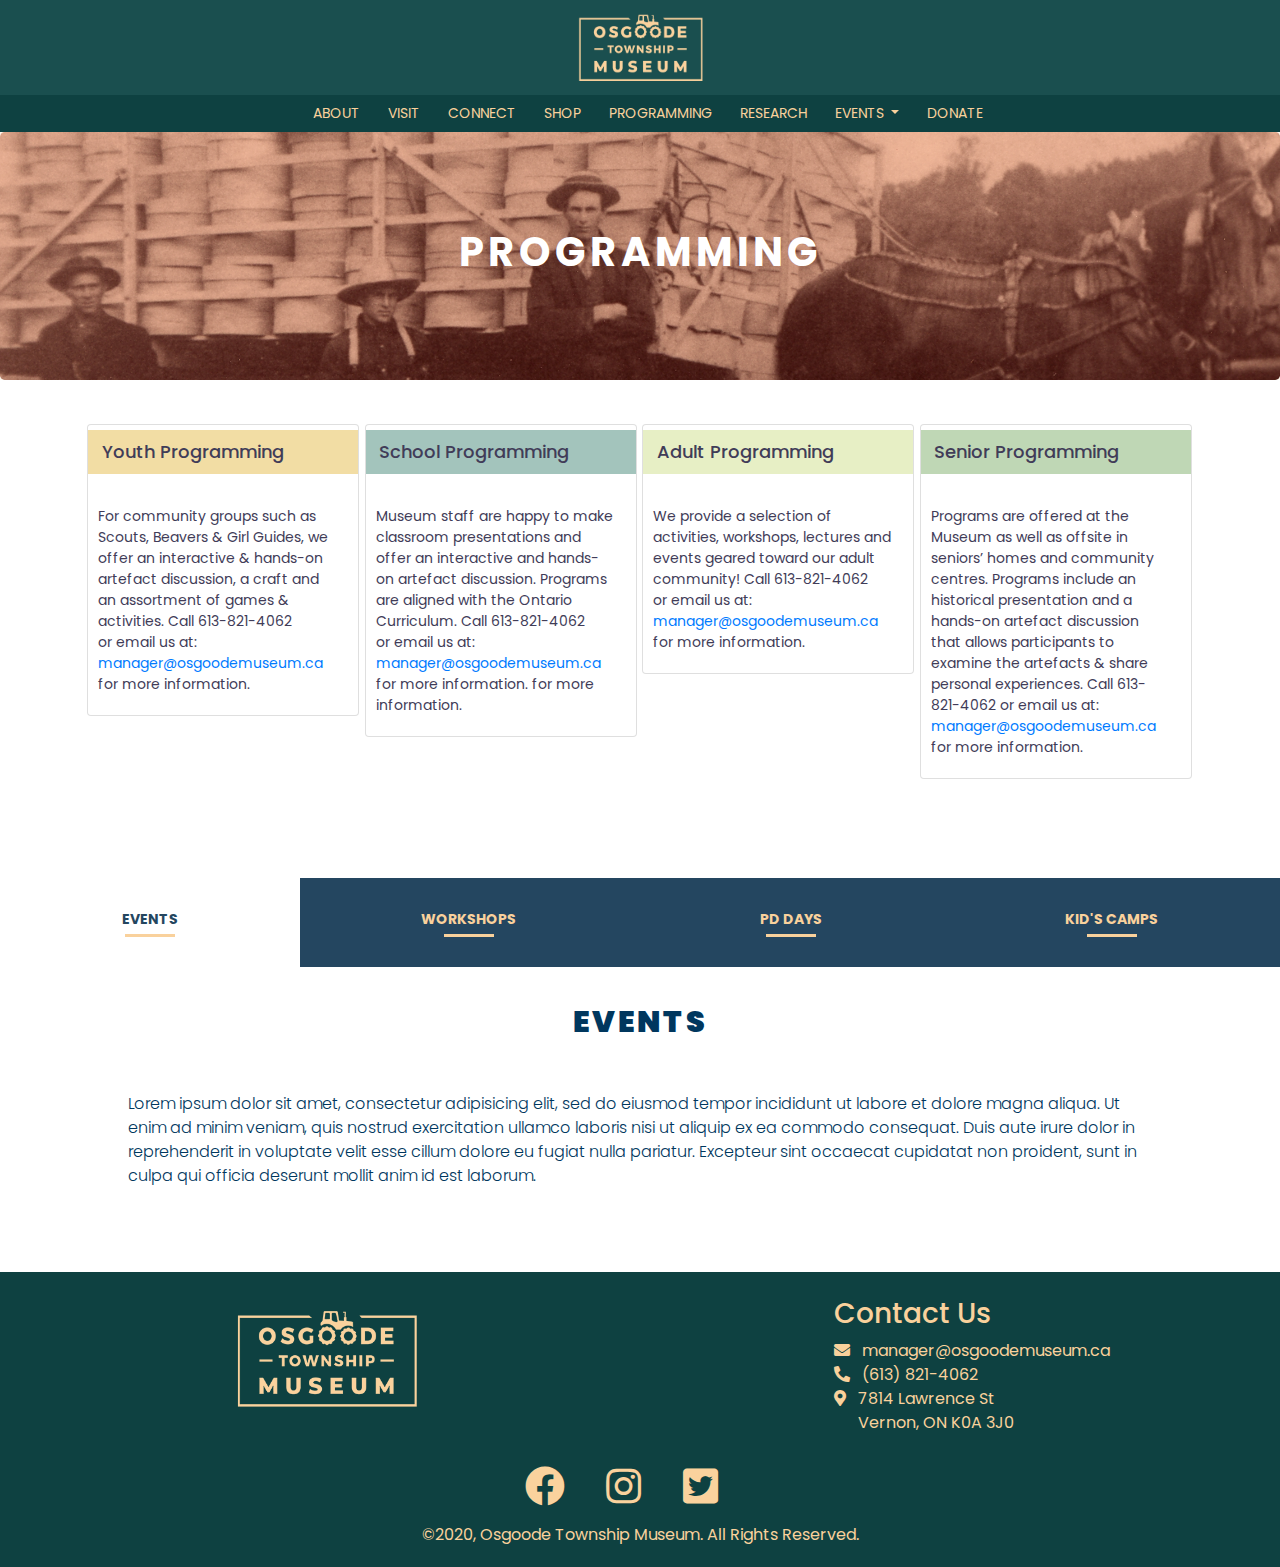
<file: programming.html>
<!DOCTYPE html>
<html lang="en">

<head>
    <!-- Meta tags -->
    <meta charset="UTF-8">
    <meta name="viewport" content="width=device-width, initial-scale=1, shrink-to-fit=no">

    <title>Osgoode Township Museum</title>

    <!-- Bootstrap CSS -->
    <link rel="stylesheet" href="https://cdnjs.cloudflare.com/ajax/libs/font-awesome/5.12.1/css/all.min.css" type="text/css">
    <link rel="stylesheet" href="https://maxcdn.bootstrapcdn.com/bootstrap/4.0.0/css/bootstrap.min.css" integrity="sha384-Gn5384xqQ1aoWXA+058RXPxPg6fy4IWvTNh0E263XmFcJlSAwiGgFAW/dAiS6JXm" crossorigin="anonymous">
    <link rel="stylesheet" href="scripts/styles.css" type="text/css">
    <link rel="stylesheet" href="scripts/programming.css" type="text/css">
      <link rel="stylesheet" href="scripts/about.css" type="text/css">
    <link rel="stylesheet" href="scripts/index.js">

    <!-- Bootstrap jquery -->
    <script src="https://code.jquery.com/jquery-3.2.1.slim.min.js" integrity="sha384-KJ3o2DKtIkvYIK3UENzmM7KCkRr/rE9/Qpg6aAZGJwFDMVNA/GpGFF93hXpG5KkN" crossorigin="<anon></anon>ymous"></script>
    <script src="https://cdnjs.cloudflare.com/ajax/libs/popper.js/1.12.9/umd/popper.min.js" integrity="sha384-ApNbgh9B+Y1QKtv3Rn7W3mgPxhU9K/ScQsAP7hUibX39j7fakFPskvXusvfa0b4Q" crossorigin="anonymous"></script>
    <script src="https://maxcdn.bootstrapcdn.com/bootstrap/4.0.0/js/bootstrap.min.js" integrity="sha384-JZR6Spejh4U02d8jOt6vLEHfe/JQGiRRSQQxSfFWpi1MquVdAyjUar5+76PVCmYl" crossorigin="anonymous"></script>  
      <link rel="shortcut icon" href="images/tractor.png" type="icon/png">
</head>
<!-- logo -->

<body>
    <div class="container-fluid bodyfluid">
        <header class="container-fluid bodyfluid">
            <div class="header">
                <div class="col-lg-12 col-md-12 col-sm-12">
                    <a href="index.html">
                        <img class="center-block" src="images/logo_final.png" width="180" alt="Osgoode-logo">
                    </a>
                </div>
            </div>

            <!--nav bar-->

            <nav class="navbar navbar-expand-lg navbar navbar-dark nav-top" style="background-color:#0e4141;">
                <a class="navbar-brand" href="index.html"><img class="header-logo2" src="images/logo2.png" alt="Osgoode-logo"></a>
                <button class="navbar-toggler clr" type="button" data-toggle="collapse" data-target="#navbarSupportedContent" aria-controls="navbarSupportedContent" aria-expanded="false" aria-label="Toggle navigation">
                    <span class="navbar-toggler-icon" style="color: #fad29d;"></span>
                </button>

                <div class="collapse navbar-collapse text-center" id="navbarSupportedContent">
                   
 <ul class="nav navbar-nav">
                        <li class="nav-item">
                            <a class="nav-link" href="about.html">ABOUT<span class="sr-only">(current)</span></a>
                        </li>
                        <li class="nav-item">
                            <a class="nav-link" href="visit.html">VISIT</a>
                        </li>

                        <li class="nav-item">
                            <a class="nav-link" href="connect.html">CONNECT</a>

                        </li>
                        <li class="nav-item">
                            <a class="nav-link" href="#">SHOP<span class="sr-only"></span></a>
                        </li>
                        <li class="nav-item">
                            <a class="nav-link" href="programming.html">PROGRAMMING</a>

                        </li>
                        <li class="nav-item">
                            <a class="nav-link" href="research.html">RESEARCH</a>

                        </li>
                         <li class="nav-item dropdown drp">
                            <a class="nav-link dropdown-toggle" href="events.html" id="navbarDropdown" role="button" data-toggle="dropdown" aria-haspopup="true" aria-expanded="false">
                              EVENTS
                            </a>
                            <div class="dropdown-menu" aria-labelledby="navbarDropdown">
                                <a class="dropdown-item" href="events.html">EVENTS</a>
                              <a class="dropdown-item" href="sub-event.html">HARVEST FESTIVAL</a>
                            <!--  <a class="dropdown-item" href="#">Another action</a>
                              <a class="dropdown-item" href="#">Something else here</a>  -->
                            </div>
                          </li>

                        </li>
                        <li class="nav-item">
                            <a class="nav-link" href="#">DONATE</a>
                        </li>
                    </ul>
                </div>
            </nav>
        </header>


        <section class="sect">             
	    <div class="jumbotron">
		  <h1 class="abt">PROGRAMMING</h1>
	    </div>
        </section>



        <div class="container" id="pro-container">
            <div class="row" id="pro-row">
                
                 <div class="col" id="col-pro">

                    <div class="card" id="pro-card" style="max-width: 17rem;">
                      <div class="card-title" id="pro-y">Youth Programming</div>
                      <div class="card-body text-primary">
                        
                        <p class="card-text" id="pro-b">
                        For community groups such as Scouts, Beavers & Girl Guides, we offer an interactive & hands-on artefact discussion, a craft and an assortment of games & activities. Call 613-821-4062 or email us at:  <a href="mailto:manager@osgoodemuseum.ca">manager@osgoodemuseum.ca </a>  for more information.
                        </p>
                      </div>
                    </div>

                </div>

                    <div class="col" id="col-pro">

                        <div class="card" id="pro-card" style="max-width: 17rem;">
                          <div class="card-title" id="pro-s">School Programming</div>
                          <div class="card-body text-primary" id="pro-body">
                            
                            <p class="card-text" id="pro-b">
                            Museum staff are happy to make classroom presentations and offer an interactive and hands-on artefact discussion. Programs are aligned with the Ontario Curriculum. Call 613-821-4062 or email us at: <a href="mailto:manager@osgoodemuseum.ca">manager@osgoodemuseum.ca </a>  for more information. for more information.
                            </p>
                          </div>
                        </div>

                    </div>


                <div class="col" id="col-pro">

                    <div class="card" id="pro-card" style="max-width: 17rem;">
                      <div class="card-title" id="pro-a">Adult Programming</div>
                      <div class="card-body text-primary">
                        
                        <p class="card-text" id="pro-b">
                        We provide a selection of activities, workshops, lectures and events geared toward our adult community! Call 613-821-4062 or email us at: <a href="mailto:manager@osgoodemuseum.ca">manager@osgoodemuseum.ca </a>  for more information.
                        </p>
                      </div>
                    </div>

                </div>

                <div class="col" id="col-pro">

                    <div class="card" id="pro-card" style="max-width: 17rem;">
                      <div class="card-title" id="pro-sp">Senior Programming</div>
                      <div class="card-body text-primary">
                        
                        <p class="card-text" id="pro-b">
                        Programs are offered at the Museum as well as offsite in seniors’ homes and community centres. Programs include an historical presentation and a hands-on artefact discussion that allows participants to examine the artefacts & share personal experiences. Call 613-821-4062 or email us at: <a href="mailto:manager@osgoodemuseum.ca">manager@osgoodemuseum.ca </a>  for more information.
                        </p>
                      </div>
                    </div>

                </div>


        
            </div>
        </div>




        







	  <ul class="nav nav-pills nav-fill">
	    <li class="nav-item"><a class="nav-link active" data-toggle="tab" href="#home">EVENTS<hr></a></li>
	    <li class="nav-item"><a class="nav-link" data-toggle="tab" href="#menu1">WORKSHOPS<hr></a></li>
	    <li class="nav-item"><a class="nav-link" data-toggle="tab" href="#menu2">PD DAYS<hr></a></li>
	    <li class="nav-item"><a class="nav-link" data-toggle="tab" href="#menu3">KID'S CAMPS<hr></a></li>
	  </ul>

	  <div class="tab-content" id="tab-content-pro">
	    <div id="home" class="tab-pane fade show active">
	      <p class="abt-h"> <strong> EVENTS </strong> </p>

          <p class="abt-b text-left"> Lorem ipsum dolor sit amet, consectetur adipisicing elit, sed do eiusmod
          tempor incididunt ut labore et dolore magna aliqua. Ut enim ad minim veniam,
          quis nostrud exercitation ullamco laboris nisi ut aliquip ex ea commodo
          consequat. Duis aute irure dolor in reprehenderit in voluptate velit esse
          cillum dolore eu fugiat nulla pariatur. Excepteur sint occaecat cupidatat non
          proident, sunt in culpa qui officia deserunt mollit anim id est laborum.
          </p>

	    </div>
	    <div id="menu1" class="tab-pane fade">
	      <p class="abt-h"> <strong> WORKSHOPS </strong> </p>

          <p class="abt-b text-left"> Lorem ipsum dolor sit amet, consectetur adipisicing elit, sed do eiusmod
          tempor incididunt ut labore et dolore magna aliqua. Ut enim ad minim veniam,
          quis nostrud exercitation ullamco laboris nisi ut aliquip ex ea commodo
          consequat. Duis aute irure dolor in reprehenderit in voluptate velit esse
          cillum dolore eu fugiat nulla pariatur. Excepteur sint occaecat cupidatat non
          proident, sunt in culpa qui officia deserunt mollit anim id est laborum.
          </p>

	    </div>
	    <div id="menu2" class="tab-pane fade">
	      <p class="abt-h"> <strong> PD DAYS </strong> </p>

          <p class="abt-b text-left"> Lorem ipsum dolor sit amet, consectetur adipisicing elit, sed do eiusmod
          tempor incididunt ut labore et dolore magna aliqua. Ut enim ad minim veniam,
          quis nostrud exercitation ullamco laboris nisi ut aliquip ex ea commodo
          consequat. Duis aute irure dolor in reprehenderit in voluptate velit esse
          cillum dolore eu fugiat nulla pariatur. Excepteur sint occaecat cupidatat non
          proident, sunt in culpa qui officia deserunt mollit anim id est laborum.
          </p>

	    </div>
	    <div id="menu3" class="tab-pane fade">
	      <p class="abt-h"> <strong> KID'S CAMPS </strong> </p>

          <p class="abt-b text-left"> Lorem ipsum dolor sit amet, consectetur adipisicing elit, sed do eiusmod
          tempor incididunt ut labore et dolore magna aliqua. Ut enim ad minim veniam,
          quis nostrud exercitation ullamco laboris nisi ut aliquip ex ea commodo
          consequat. Duis aute irure dolor in reprehenderit in voluptate velit esse
          cillum dolore eu fugiat nulla pariatur. Excepteur sint occaecat cupidatat non
          proident, sunt in culpa qui officia deserunt mollit anim id est laborum.
          </p>

	    </div>
	  </div>
       
        <!-- 1 -->
        
        <!-- FOOTER -->
           
            <div class="row" id="card-row">
            <div class="col-12 col-lg-12 row foot">
                <div class="col-12 bgimg col-sm-12 col-md-6 col-lg-6 cnt">
                </div>


                <div class="col-12 col-sm-12 col-md-6 col-lg-6 text-center">
                    <ul class="contact-items">
                    <li class="margin-none">
                        <h3> Contact Us </h3>
                        </li>
                    
                    
                        <li class="margin-none"><i class="fas fa-envelope"></i> &nbsp;  manager@osgoodemuseum.ca</li>
                        <li class="margin-none"> <i class="fas fa-phone-alt"></i> &nbsp; (613) 821-4062</li>
                        <li class="margin-none"><i class="fas fa-map-marker-alt"></i> &nbsp; 7814 Lawrence St<br>  &nbsp;  &nbsp;  &nbsp; Vernon, ON K0A 3J0</li>
                    </ul>
                </div>


                <div class="col-12 text-footer s-media cnt" id="sm-icons">
                   <a href="https://www.facebook.com/osgoodemuseum"> <i class="fab fa-facebook fb"></i> </a>
                    <a href="https://www.instagram.com/osgoodemuseum"> <i class="fab fa-instagram fb"></i> </a>
                    <a href="https://twitter.com/osgoodemuseum?lang=en"> <i class="fab fa-twitter-square fb"></i> </a>
                </div>
                <div class="col-12 text-footer foot-cont">
                    <p class="foot-cont">
                        
                         ©2020, Osgoode Township Museum. All Rights Reserved.
                    </p>
                    
                </div>
<!--        </footer>-->

    </div>
</body>

	<script>
		$('.nav.nav-pills.nav-fill li.nav-item a.nav-link').click(function(e){
		    this.addClass('active');
		})
	</script>
</html>
</file>
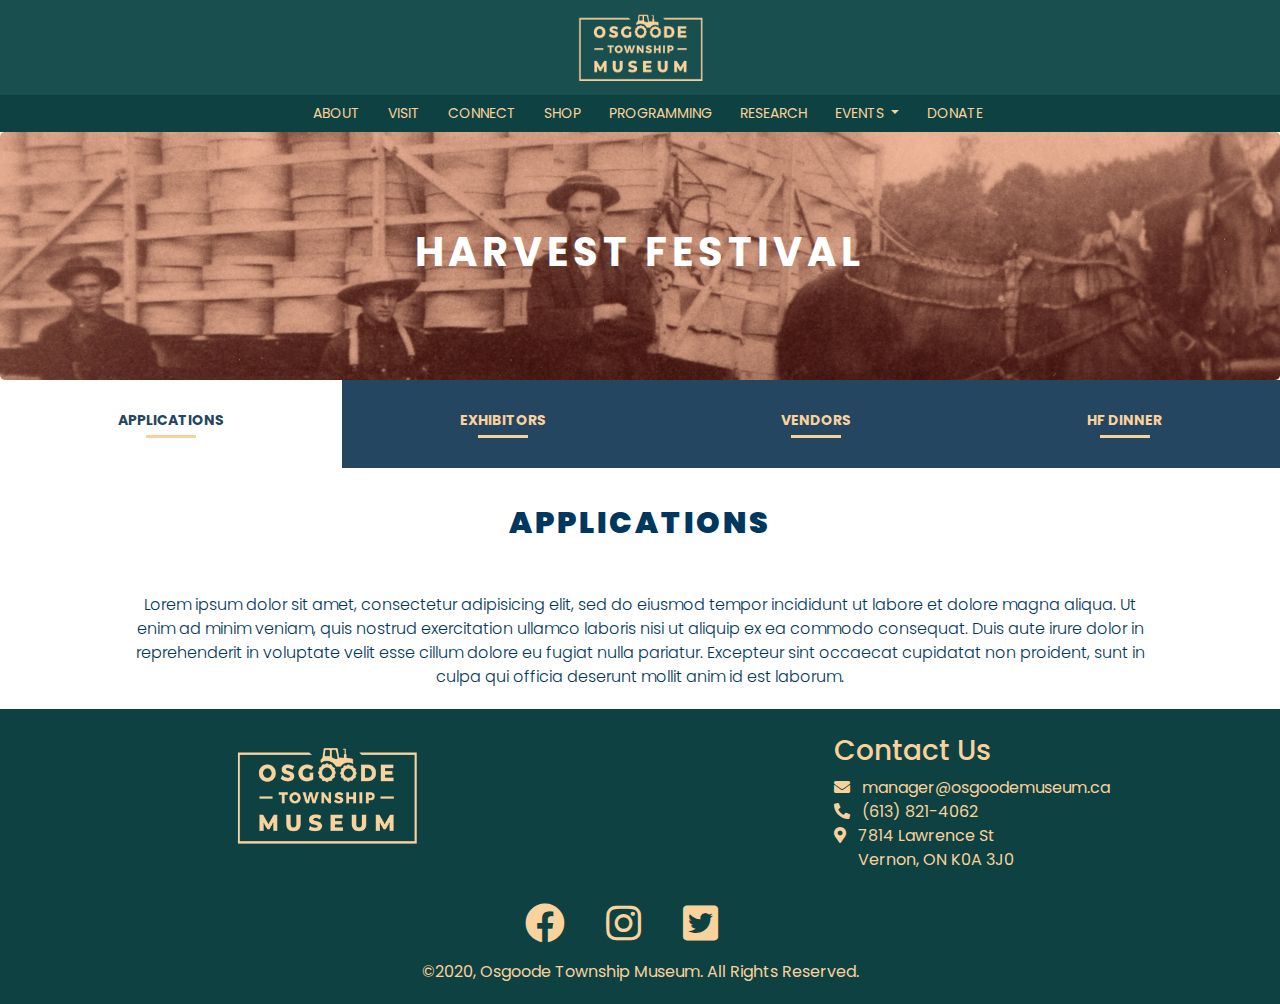
<file: sub-event.html>
<!DOCTYPE html>
<html lang="en">

<head>
    <!-- Meta tags -->
    <meta charset="UTF-8">
    <meta name="viewport" content="width=device-width, initial-scale=1, shrink-to-fit=no">

    <title>Osgoode Township Museum</title>

    <!-- Bootstrap CSS -->
    <link rel="stylesheet" href="https://cdnjs.cloudflare.com/ajax/libs/font-awesome/5.12.1/css/all.min.css" type="text/css">
    <link rel="stylesheet" href="https://maxcdn.bootstrapcdn.com/bootstrap/4.0.0/css/bootstrap.min.css" integrity="sha384-Gn5384xqQ1aoWXA+058RXPxPg6fy4IWvTNh0E263XmFcJlSAwiGgFAW/dAiS6JXm" crossorigin="anonymous">
    <link rel="stylesheet" href="scripts/styles.css" type="text/css">
    <link rel="stylesheet" href="scripts/events.css" type="text/css">
      <link rel="stylesheet" href="scripts/about.css" type="text/css">
    <link rel="stylesheet" href="scripts/index.js">
    <link rel="stylesheet" href="scripts/programming.css" type="text/css">

    <!-- Bootstrap jquery -->
    <script src="https://code.jquery.com/jquery-3.2.1.slim.min.js" integrity="sha384-KJ3o2DKtIkvYIK3UENzmM7KCkRr/rE9/Qpg6aAZGJwFDMVNA/GpGFF93hXpG5KkN" crossorigin="<anon></anon>ymous"></script>
    <script src="https://cdnjs.cloudflare.com/ajax/libs/popper.js/1.12.9/umd/popper.min.js" integrity="sha384-ApNbgh9B+Y1QKtv3Rn7W3mgPxhU9K/ScQsAP7hUibX39j7fakFPskvXusvfa0b4Q" crossorigin="anonymous"></script>
    <script src="https://maxcdn.bootstrapcdn.com/bootstrap/4.0.0/js/bootstrap.min.js" integrity="sha384-JZR6Spejh4U02d8jOt6vLEHfe/JQGiRRSQQxSfFWpi1MquVdAyjUar5+76PVCmYl" crossorigin="anonymous"></script>
</head>
<!-- logo -->

<body>
    <div class="container-fluid bodyfluid">
        <header class="container-fluid bodyfluid">
            <div class="header">
                <div class="col-lg-12 col-md-12 col-sm-12">
                    <a href="web.html">
                        <img class="center-block" src="images/logo_final.png" width="180" alt="Osgoode-logo">
                    </a>
                </div>
            </div>

            <!--nav bar-->

            <nav class="navbar navbar-expand-lg navbar navbar-dark nav-top" style="background-color:#0e4141;">
                <a class="navbar-brand" href="web.html"><img class="header-logo2" src="images/logo2.png" alt="Osgoode-logo"></a>
                <button class="navbar-toggler clr" type="button" data-toggle="collapse" data-target="#navbarSupportedContent" aria-controls="navbarSupportedContent" aria-expanded="false" aria-label="Toggle navigation">
                    <span class="navbar-toggler-icon" style="color: #fad29d;"></span>
                </button>

                <div class="collapse navbar-collapse text-center" id="navbarSupportedContent">
                   
 <ul class="nav navbar-nav">
                        <li class="nav-item">
                            <a class="nav-link" href="about.html">ABOUT<span class="sr-only">(current)</span></a>
                        </li>
                        <li class="nav-item">
                            <a class="nav-link" href="visit.html">VISIT</a>
                        </li>

                        <li class="nav-item">
                            <a class="nav-link" href="connect.html">CONNECT</a>

                        </li>
                        <li class="nav-item">
                            <a class="nav-link" href="#">SHOP<span class="sr-only"></span></a>
                        </li>
                        <li class="nav-item">
                            <a class="nav-link" href="programming.html">PROGRAMMING</a>

                        </li>
                        <li class="nav-item">
                            <a class="nav-link" href="research.html">RESEARCH</a>

                        </li>
                         <li class="nav-item dropdown drp">
                            <a class="nav-link dropdown-toggle" href="events.html" id="navbarDropdown" role="button" data-toggle="dropdown" aria-haspopup="true" aria-expanded="false">
                              EVENTS
                            </a>
                            <div class="dropdown-menu" aria-labelledby="navbarDropdown">
                                <a class="dropdown-item" href="events.html">EVENTS</a>
                              <a class="dropdown-item" href="sub-event.html">HARVEST FESTIVAL</a>
                            <!--  <a class="dropdown-item" href="#">Another action</a>
                              <a class="dropdown-item" href="#">Something else here</a>  -->
                            </div>
                          </li>

                        </li>
                        <li class="nav-item">
                            <a class="nav-link" href="#">DONATE</a>
                        </li>
                    </ul>
                </div>
            </nav>
        </header>


        <section class="sect">             
	    <div class="jumbotron">
		  <h1 class="abt">HARVEST FESTIVAL</h1>
	    </div>
        </section>

        <div class="wrapper ">
        
            <ul class="nav nav-pills nav-fill">
                <li class="nav-item"><a class="nav-link active" data-toggle="tab" href="#home">APPLICATIONS<hr></a></li>
                <li class="nav-item"><a class="nav-link" data-toggle="tab" href="#menu1">EXHIBITORS<hr></a></li>
                <li class="nav-item"><a class="nav-link" data-toggle="tab" href="#menu2">VENDORS<hr></a></li>
                <li class="nav-item"><a class="nav-link" data-toggle="tab" href="#menu3">HF DINNER<hr></a></li>
            </ul>

      <div class="tab-content">
        <div id="home" class="tab-pane fade show active">
          <p class="abt-h"> <strong> APPLICATIONS </strong> </p>


          <div class="text-v1">
                

                <p class="abt-b">Lorem ipsum dolor sit amet, consectetur adipisicing elit, sed do eiusmod
                tempor incididunt ut labore et dolore magna aliqua. Ut enim ad minim veniam,
                quis nostrud exercitation ullamco laboris nisi ut aliquip ex ea commodo
                consequat. Duis aute irure dolor in reprehenderit in voluptate velit esse
                cillum dolore eu fugiat nulla pariatur. Excepteur sint occaecat cupidatat non
                proident, sunt in culpa qui officia deserunt mollit anim id est laborum.
                </p>

          </div>

        </div>
        <div id="menu1" class="tab-pane fade">
          <p class="abt-h"> <strong> EXHIBITORS </strong> </p>


          <div class="text-v1">
                
            

                <p class="abt-b">Lorem ipsum dolor sit amet, consectetur adipisicing elit, sed do eiusmod
                tempor incididunt ut labore et dolore magna aliqua. Ut enim ad minim veniam,
                quis nostrud exercitation ullamco laboris nisi ut aliquip ex ea commodo
                consequat. Duis aute irure dolor in reprehenderit in voluptate velit esse
                cillum dolore eu fugiat nulla pariatur. Excepteur sint occaecat cupidatat non
                proident, sunt in culpa qui officia deserunt mollit anim id est laborum.
                </p>

          </div>

        </div>
        <div id="menu2" class="tab-pane fade">
          <p class="abt-h"> <strong> VENDORS </strong> </p>


           <div class="text-v1">
                

                <p class="abt-b">Lorem ipsum dolor sit amet, consectetur adipisicing elit, sed do eiusmod
                tempor incididunt ut labore et dolore magna aliqua. Ut enim ad minim veniam,
                quis nostrud exercitation ullamco laboris nisi ut aliquip ex ea commodo
                consequat. Duis aute irure dolor in reprehenderit in voluptate velit esse
                cillum dolore eu fugiat nulla pariatur. Excepteur sint occaecat cupidatat non
                proident, sunt in culpa qui officia deserunt mollit anim id est laborum.
                </p>

          </div>                 
           
        </div>
        <div id="menu3" class="tab-pane fade">
          <p class="abt-h"> <strong> HF DINNER </strong> </p>


           <div class="text-v1">
                
               

                <p class="abt-b">Lorem ipsum dolor sit amet, consectetur adipisicing elit, sed do eiusmod
                tempor incididunt ut labore et dolore magna aliqua. Ut enim ad minim veniam,
                quis nostrud exercitation ullamco laboris nisi ut aliquip ex ea commodo
                consequat. Duis aute irure dolor in reprehenderit in voluptate velit esse
                cillum dolore eu fugiat nulla pariatur. Excepteur sint occaecat cupidatat non
                proident, sunt in culpa qui officia deserunt mollit anim id est laborum.
                </p>

          </div>

        </div>
    </div>


        <!-- FOOTER -->
           
            <div class="row" id="card-row">
            <div class="col-12 col-lg-12 row foot">
                <div class="col-12 bgimg col-sm-12 col-md-6 col-lg-6 cnt">
                </div>


                <div class="col-12 col-sm-12 col-md-6 col-lg-6 text-center">
                    <ul class="contact-items">
                    <li class="margin-none">
                        <h3> Contact Us </h3>
                        </li>
                    
                    
                        <li class="margin-none"><i class="fas fa-envelope"></i> &nbsp;  manager@osgoodemuseum.ca</li>
                        <li class="margin-none"> <i class="fas fa-phone-alt"></i> &nbsp; (613) 821-4062</li>
                        <li class="margin-none"><i class="fas fa-map-marker-alt"></i> &nbsp; 7814 Lawrence St<br>  &nbsp;  &nbsp;  &nbsp; Vernon, ON K0A 3J0</li>
                    </ul>
                </div>


                <div class="col-12 text-footer s-media cnt" id="sm-icons">
                   <a href="https://www.facebook.com/osgoodemuseum"> <i class="fab fa-facebook fb"></i> </a>
                    <a href="https://www.instagram.com/osgoodemuseum"> <i class="fab fa-instagram fb"></i> </a>
                    <a href="https://twitter.com/osgoodemuseum?lang=en"> <i class="fab fa-twitter-square fb"></i> </a>
                </div>
                <div class="col-12 text-footer foot-cont">
                    <p class="foot-cont">
                        
                         ©2020, Osgoode Township Museum. All Rights Reserved.
                    </p>
                    
                </div>

<!--        </footer>-->


</body>

    <script>
        $('.nav.nav-pills.nav-fill li.nav-item a.nav-link').click(function(e){
            this.addClass('active');
        })
    </script>
</html>
</file>
<file: scripts/styles.css>
/*.header {
    background-color: #1a4f4f;
    height: 125px;
} */
@import url('https://fonts.googleapis.com/css2?family=Poppins:wght@400;500;700&display=swap');
* {

    font-family: 'Poppins', sans-serif;
    padding: 0 0;
    margin: 0 0;
}

#text-left {

    text-align: left !important; 
}


.vd{
    margin-left: auto;
    margin-right: auto;
    display: block;
}

html, body {
    font-family: 'Poppins', sans-serif;
    width: 100%;
    padding: 0;
    margin: 0;
    font-size: 1rem;
    color:#773035;
    margin: 0px;
    text-align: justify;
    
}

.clr{
      color: #fad29d !important;
}

.center-block{
    display: block;
    margin-left: auto;
    margin-right: auto;
    width: 10%;
}

.header-logo {

    /*position: relative; */
}

.header-logo2{
    display: block;
    padding-top: 10px;
    padding-bottom: 10px;

}
.navbar-brand {
    display: block;
}

.up-con{
    font-weight: bold;
    padding-top: 7%;
    padding-bottom: 5%;
    font-size: 24px;
    text-align: center;
    color: #244660;
}
.carousel-item{
    min-height: 100px;
}

.header {
    display: none;
}


.banner-title{
    margin-top: -28px;
}


.dropdown-menu {
    
    background-color: #0e4141 !important;
    
    border: 0;
}

.dropdown-menu:hover {
      
    border: 0;
}

.dropdown-item{
    color: #f9d19c !important;
}

.dropdown-item:hover {
     background-color: #773035 !important;


}
.nav-item {
    background-color: #1a4f4f;
    padding:0 15px !important;
}

.navbar{
    background-color: #1a4f4f !important;
    padding-right: 20px;
    padding-left: 20px;
}

.bodyfluid{
    padding-left: 0;
    padding-right: 0;
}

.nav-top{
    padding-top: 0;
    padding-bottom: 0;
}

.button {
  background-color: #61151a;
  border: none;
  color: #fad29d;
  padding: 15px 32px;
  text-align: center;
  text-decoration: none;
  display: inline-block;
}

/* Icon*/

.nav-item {
    font-size: 22px;
    background-color: #0e4141;
    color:#f9d19c; 
}

.nav-link {
    color: #f9d19c !important;
    margin-left: auto;
    margin-right: auto;
    display: block;
    font-size: 14px;
}

.active {
    background-color: #6F2428 !important;
}

.nav-link:hover {
    background-color: #6e2427;
    color: #f9d19c !important;
}

.link {
    color: #f9d19c;
}

.rw{
    margin-left: 0;
    margin-right: 0;
    margin-bottom: 100px;
}

.row{
    margin-left: 0;
    margin-right: 0;
}

.header-logo {
    margin-left: 40%;
    margin-right: auto;
    margin-top: -40px;
    position: absolute;
}

.header-logo-visit {
    margin-left: 80%;
    margin-right: auto;
    margin-top: -40px;
    position: absolute;
}

.text {
    color: #e5c696;
}


/*Community */
/*.community {

    max-width: 100%;
    width: auto;
    padding: 0;
    position: absolute;
    height: 40vh;
}*/



.ev-col{
    margin-left: auto;
    margin-right: auto;
    display: block;
    list-style: none;
}

.ev-col li{
    font-size: 14px;
    padding-bottom: 10px;
}
/* CAROUSEL */


.container-fluid {
    margin: auto none;
    padding: 0 0;
}


/*ABOUT THE MUSEUM */    
.sect{
    background-color: #fff7ed;
    clear: left;
}

.no-margin{
    margin: 0;
}

/* EVENTS HOME */

.low{
    position: absolute;
}
.date{
    position: relative;
    color: white;
    font-size: 95px;
    font-weight: bolder;
    margin-bottom: -40px;
    margin-top: -45px;
    padding-top: 20px;
    padding-left: 8px;
    float: left;
}

.month{
    clear: left;
    position: relative;
    color: white;
    font-size: 45px;
    float: left;
    margin-bottom: 20%;
    padding-left: 8px;

}

.lo{
    clear: left;
    text-align: left;
    font-weight: 600;
    padding-top: 10px;
    font-size: 22px;
}

.card-header {
    height: auto;
    padding-top: 5px;
    border-bottom-width: 0px;
	background-color: #e6aa77;
	font-size: 1rem;
	text-align: center;
}

.card-header .card-link p{
	color: #ffffff !important;
    font-weight: 700;
    letter-spacing: 2px;
	margin-bottom: 0 !important;
}

.arrow-img {
    margin-top: -10px;
	height:30px;
	width: 30px;
}

.card-header:active{
        height: 120px;
}




.card-header:visited{
        height: 120px;
}
/* Footer */


#sm-icons a{
    color: #fad29d;
}

.foot{ 
    padding-top: 10px;
    background-color: #0e4141;
    color: #f9d19c;
}

.row.foot .col-12{
	margin-top: 15px;
}

 .navbar{
        background-color: #1a4f4f !important;
    }
    
    .bgimg{
    background-image: url("../images/footer-logo.png");
    background-size: contain;

    background-repeat: no-repeat;
    background-position: center center;
        
}
 
    /*-------ABOUT THE MUSEUM-------SA--*/
    
    /*.about-the-museum{
        font-size: 2rem;
        text-align: center;
        padding-top: 5%;
        margin-bottom: 5%;
    }*/

    .history {
        height: 
    }

    .body-museum p {
        text-align: justify;
        padding: 6% 3% 5% 3%;
        font-size: 15px;
    }

    .about-museum {
        font-size: 22px;
        text-align: center;
        margin-bottom: 2%;
        padding-top: 40px;
        padding-bottom: 30px;
    }



    .about-museum strong{
        letter-spacing: 0.5px;
    }

    .pic{
        margin-left: auto;
        margin-right: auto;
        display: block;
        margin-bottom: 4%;
        width: 70%;
        height: auto;
    }

    .about-stry {
        font-size: 15px;
        text-align: justify;
        padding-left: 2%;

    }

    .read-align{
        padding: 0px 30px 70px 30px;
        margin-top: -12%; 
    }

    



/* EVENTS HOME */

    .btn-lg{
        font-size: 13px;
        padding: 7px;
        border: 0;
    }

    .btn-lg:hover{
        color: #fad29d;
        background-color: #1a4f4f;
        border: 0;
    }
    
    .btn-bg{
        font-size: 13px;
        padding: 7px;
        border: 0;
    }
    
    btn-bg:hover{
        background-color: #61151a;
        color: #fad29d;
    }

    .card-body{
     padding-left: 10px;
    }
    
 

    
    .crd{
        margin-bottom: 5%;
        margin-left: 10%;
        margin-right: 0;
        background-color: #f9ecdc;
        width: 20rem;
    }
    
    .foot-cont{
        margin: 0;
        padding-top: 0;
        padding-bottom: 10px;
    }
    
    .crd-mb{
        display: none;
    }
    
    .btn-bg{
        background-color: #61151a;
        color: #fad29d;
        float: left;
    }
    
    .card-title{
        color: #1a4f4f;
    }
    
    .fb{
        font-size: 30px;
        margin-right: 3%;
    }
    
    .cnt{
        padding: 0;
    }

    .margin-none{
	margin-top: 0 !important;
	margin-bottom: 0 !important;
    }
    
     .text-center{
    text-align: center !important;
    } 

    .contact-items li{
        text-align: center;
        text-decoration: none;
        list-style: none;
    }

   #sm-icons {


    

   }


    .visit-wrap{
        width: 100%;
        display: block;
        margin-left: auto;
        margin-right: auto;
    }


    .ex-info{
        margin-top: -50px;
    }




    .ev-body{
        list-style: none;
    }



    .sub-title {

        padding-top: 50px;
        padding-bottom: 50px;
        font-size: 20px;
        font-weight: bold;
    }




@media only screen and (min-width: 200px) and (max-width: 993px) {
        .wrap-visit{
        display: none;
    }

    .none{
        display: none;
    }


    .abt-b h2{
        font-size: 16px;
    }


                    /*Mobile Visit*/
    .ev-head {
    font-size: 16px;
    color: black;
    font-weight: 500;
}



.ev-body {
    text-align: justify;
    display: block;
    font-size: 14px;
    color: black;
}


.lef {

    text-align: center;
    padding-top: 5%;
    margin-top: 5%;
    background-color: white;
    opacity: 0.90;
    padding-left: 5%;
    padding-right: 5%;
    padding-bottom: 7%;

}

.lef hr{
    margin-left: auto;
    margin-right: auto;
    display: block;
    padding-bottom: 2%;
}

.rig {
    margin-top: 5%;
    display: block;
    padding-top: 5%;
    padding-bottom: 5%;
    background-color: white;
    opacity: 0.97;
    padding-left: 5%;
    padding-right: 5%;
    padding-bottom: 2.5%;
   
}

.rig hr{
    padding-bottom: 2%;
}
                     /*Mobile Ends*/


.ev-wrap {

    padding: 5% 5%;
    background-image: url(../images/visit1.png);
    background-size: cover;

}

.ev-school-wrap{
    padding: 5% 5%;
    background-image: url(../images/visit2.png);
    background-size: cover;

}

#sv-close {

    padding-top: 5%;
    padding-bottom: 4%;

}

#sv-open {

    padding-right: 4%;
    padding-left: 4%;
}





}
@media only screen and (min-width: 320px) {
    .header-logo2{
        display: block;
    }
    .navbar-brand {
        display: block;
    }
    
    .header {
        display: none;
    }
    
    .nav-item {
        background-color: #0e4141;
    }
    
    .navbar{
        background-color: #0e4141 !important;
    }
    
    .bgimg{
    background-image: url("../images/footer-logo.png");
    background-size: contain;
    height: 80px;
    background-repeat: no-repeat;
    background-position: center center;
        
}

    /* ABOUT THE MUSEUM */
    
    .about-museum{
        font-size: 22px;
        text-align: center;
        margin-bottom: 2%;
        padding-top: 6%;
        padding-bottom: 4%;
    }

    .about-museum strong{
        letter-spacing: 3px;
    }

    .pic{
        margin-left: auto;
        margin-right: auto;
        display: block;
        margin-bottom: 4%;
    }
    
    .read{
        color: #fad29d;  
        background-color: #1a4f4f;
    }
    
    .read-align{
        margin-left: auto;
        margin-right: auto;
        display: block;
        margin-bottom: 3.5%;
        text-align: center;
        margin-top: 0px;
        
    }
    
    
    /* EVENTS HOME */
    


    
    .crd{
        margin-left: auto;
        margin-right: auto;
        margin-bottom: 5%;
        text-align: center;
        background-color: #f9ecdc;
    }
    
    
    .crd-mb{
        display: none;
    }
    
    .btn-bg{
        background-color: #61151a;
        color: #fad29d;
        float: left;
    }
    
    .card-title{
        color: #1a4f4f;
    }
    
    .fb{
        font-size: 30px;
        margin-right: 3%;
    }
    
    .cnt{
        padding: 0;
    } 

    .navbar-nav {
    margin:0;
    } 

   

    .text-footer{
    text-align: center !important;
    } 
    .navbar-nav .nav-item{
    padding:0 6px !important;
    } 

      .contact-items li{
        text-align: center;
        text-decoration: none;
        list-style: none;
    }

    #sv-close {

    padding-top: 5%;
    padding-bottom: 4%;

    }

    #sv-open {

    padding-right: 4%;
    padding-left: 4%;
    
    }



    .para{
        padding-top: 20px;
    }

    
}


    

@media only screen and (min-width: 800px) and (max-width: 993px) {


    .bgimg{
    background-image: url("../images/footer-logo.png");
    background-size: contain;
    background-repeat: no-repeat;
    background-position: center center;
     height: 150px !important;
    width: 120px !important;
    }

    .body-museum p{
        padding: 0px 60px 30px 50px;
    }
    
    .about-museum strong{
        margin-bottom: 7vh;
        font-size: 30px;
    }

      .contact-items li{
        text-align: left;
        text-decoration: none;
        list-style: none;
    }

    .wrap-visit{
        display: none;
    }

    #sv-close {

    padding-top: 5%;
    padding-bottom: 4%;

    }

    #sv-open {

    padding-right: 4%;
    padding-left: 4%;
    }






}

@media only screen and (min-width: 993px) {

    

                /*<!----------------------VISIT PAGE FOR DESKTOP---------------------->*/

.ev-head {

    font-size: 30px;
    color: black;
    padding-bottom: 2%;
    font-weight: 500;
}


.ev-body {

    font-size: 16px;
    color: black;
}


.lef {


    padding-top: 5%;
    background-color: white;
    opacity: 0.90;
    padding-left: 5%;
    padding-right: 5%;
    padding-bottom: 7%;


}

.rig {

    
    padding-top: 5%;
    padding-bottom: 5%;
   
    margin-bottom: 5%;
   
    background-color: white;
    opacity: 0.97;
    padding-left: 5%;
    padding-right: 5%;
    padding-bottom: 2.5%;
    margin-left: 5%; 
   
    

}

.ev-wrap {

    padding: 5% 5%;
    background-image: url(../images/visit1.png);
    background-size: cover;

}

.ev-school-wrap {

    padding: 5% 5%;
    background-image: url(../images/visit2.png);
    background-size: cover;

}

.grid-cont {
  display: grid;
  grid-template-columns: auto auto;
  grid-gap: 10px;

  padding: 10px;
}

.grid-container > div {

  padding: 20px 0;
  font-size: 30px;
}

.item1 {
  grid-row-start: 1;
  grid-row-end: 2;
}

.item2 {
  grid-row-start: 2;
  grid-row-end: 4;
}

.item3 {
  grid-row-start: 1;
  grid-row-end: 4;
}



.item1x {
     grid-row-start: 1;
     grid-row-end: 2;
}


.item2x {
     grid-row-start: 1;
     grid-row-end: 2;
}

#sv-close {

    padding-top: 5%;
    padding-bottom: 4%;

}

#sv-open {

    padding-right: 4%;
    padding-left: 4%;
}

#ex-b {

    font-size: 15px !important;
}






   /*<!----------------------VISIT PAGE FOR DESKTOP ENDS---------------->*/
    .margin-bottom{
        display: inline-block;
        margin-left: auto;
        margin-right: auto;
    }
    .header{
        display: block;
        background-color: #1a4f4f;
        min-height: 14%;
        padding-bottom: 5px;
        padding-top: 10px;
	height:100% !important;
    }
  
    .header-logo2{
        display: none;
    }
    .navbar-brand {
        display: block;
    }
    
    .crd-mb
        {
        display: inline-block;
        margin-bottom: 5%;
        background-color: #f9ecdc;
        width: 25rem;
    }

    .read-align{
        float: left;
    }
    .navbar-nav {
	margin:0 auto;
    }


    .about-museum{

        padding-top: 80px;
        padding-bottom: 50px;
    }


    .about-museum strong {
        font-size: 32px;
    }

    .body-museum p {
        font-size: 15px;
    }

    .btn-lg{
	font-size: 14px;
	padding: 7px;
    }

    .about-stry{
        padding-top: 10px;
    }
    .visit-wrapper{
        
        background-image: url(../images/);
        width: 70%;
    }

    
    .card-header{
        font-size: 1.5rem;
        height: 100px;
    }

    .contact-items{
        padding-left: 30%;

    }

    .contact-items li{
        text-align: left;
        text-decoration: none;
        list-style: none;
    }

    .fb{
        font-size: 40px;
    }

    .arrow-img {
    height:60px;
    width: 60px;
}

   .bgimg{
    background-image: url("../images/footer-logo.png");
    background-size: contain;
    background-repeat: no-repeat;
    background-position: center center;
     height: 130px !important;
    width: 100px !important;
    padding-top: 30px;
    }

    .ev-col li{
    font-size: 22px;
    padding-bottom: 10px;
}

.up-con{
        font-size: 56px;
}

.sub-title{
    font-size: 32px;
}

.para{
        padding-top: 0;
    }

}

.collage {

    margin-left: 500px;
}
</file>
<file: scripts/connect.css>
@import url('https://fonts.googleapis.com/css2?family=Poppins:wght@400;700&display=swap');


*{
	text-decoration: none;
	list-style: none; 
}

.con {
    background-image: url("../images/connect-b.png");
    padding: 6% 2rem !important;
    margin-bottom: 0;
}

#mls {

	font-size: 18px;
	letter-spacing: 1px;

}


.padding-top{
	padding-top: 50px;
}

/*frame*/

.container {
  box-sizing: border-box;
  border: 8px solid #d09f90;
  position: relative;
  width: 70%;
  
  margin: 0 auto;
  font-size: 18px;
  font-weight: 300;
  padding: 0;
}


.container .content {
  position: absolute;
  bottom: 0;
   /* Fallback color */
  background: rgba(255, 255, 255, 0.9); /* Black background with 0.5 opacity */
  color: #244660;
  width: 100%;
  height: 50%;
  padding: 2%;
}

/*frame Ends*/

.con h1 {
	text-align: center;
	color: #fff;
	font-size: 25px;
	font-weight: bold;
	letter-spacing: 5px;
}


.margin-top{
	margin-top: 2%;
}


.mail-cont, .don-cont, .vol-cont, .mem-cont{

	margin-top: 10%;
}






@media only screen and (min-width: 993px) {



	.con h1 {
		font-size: 40px;
	}



}
</file>
<file: scripts/about.css>
@import url('https://fonts.googleapis.com/css2?family=Poppins:wght@400;700&display=swap');

.banner-title {
	background-image: url("../images/register.png");
	padding: 2% 2rem !important;
    margin-bottom: 0;

} 

.visit-banner-title {
	background-image: url("../images/b-visit.png");

	padding: 6% 2rem !important;
    margin-bottom: 0;
} 


/*
About Nav
*/


.abt-h {

	font-size: 20px;
	font-weight: 700;
	letter-spacing: 3px;
	color: #00375e;
	padding-top: 2.5%;
	padding-bottom: 2.5%;
	text-align: center;

}

.event-content strong{
	letter-spacing: 1px;
}
.abt-b {
	letter-spacing: 0;
	font-size: 14px;
	font-weight: 300;
	color: #00375e;
	padding-bottom: 20px;
	padding-left: 4%;
	padding-right: 4%;
	margin-bottom: 0;
	text-align: center;


}

#stf-h-m{
	padding-top: 70px;
}

.bod li {
	padding-bottom: 1%;
    font-size: 15px;
    letter-spacing: 0;
    text-align: left;
    padding-left: 4%;
}


.corp {

	padding-top: 5%;

}

.center{
	text-align: center;
}


/*About Nav Ends*/

.img-st{
		display: block;
		margin-right: auto;
		margin-left: auto;
}

.staff {

	margin-left: auto;
	margin-right: auto;
	display: block;
	width: 30%;
	margin-bottom: -90px;
}

.stf-h {

	font-size: 16px;
	font-weight: 700;
	letter-spacing: 1px;
	color: #00375e;
	padding-top: 8	0px;
	padding-bottom: 0.5%;
	text-align: center;


}

.stf-t {

	font-size: 16px;
	font-weight: 300;
	letter-spacing: 1px;
	color: #00375e;
	padding-bottom: 0.5%;
	text-align: center;

}

.stf-m {

	font-size: 15px;
	font-weight: 300;
	letter-spacing: 1px;
	color: #00375e;
	padding-bottom: 1.5%;
	text-align: center;

}

.stf-i {

	font-size: 14px;
	font-weight: 300;
	letter-spacing: 1px;
	color: #00375e;
	padding-bottom: 8%;

	text-align: justify;
	padding-top: 4%;

}



/* About Information*/

iframe{
	display: block;
	margin-left: auto;
	margin-right: auto;
	margin-bottom: 250px;
}

.info{
	    margin: 0 4% 150px 4%;
    font-size: 14px;
    color: #00375e;
}








/* About Information Ends*/


.evnt-content{
        text-align: left !important;
        font-size: 3rem;
        margin-top: 3%;
        margin-bottom: 3%;
        padding-bottom: 50px;
		color: #244660;
}




.abt{
	font-family: 'Poppins', sans-serif;
	font-size: 25px;
	color: white;
	font-weight: bold;
	text-align: center;
	letter-spacing: 5px;
}

.corporate {
	font-family: 'Poppins', sans-serif;
	font-size: 18px;
	font-weight: bold;
	margin-top: 10%;
	text-align: center;
	color: #0e4141;
}


.cor-text {
	font-family: 'Poppins', sans-serif;
	font-size: 14px;
	text-align: center;
	color: #0e4141;
}

.supporter {
	font-family: 'Poppins', sans-serif;
	font-size: 18px;
	font-weight: bold;
	text-align: center;
	margin-top: 10%;
	color: #0e4141;
}

.sup-text {
	font-family: 'Poppins', sans-serif;
	font-size: 14px;
	text-align: center;
	color: #0e4141;
}

.sup1 {
	width: 85%;
	display: block;
	margin-left: auto;
	margin-right: auto;
	padding: 3%;

}

.sup2 {
	width: 50%;
	display: block;
	margin-left: auto;
	margin-right: auto;
	padding: 3%;
}

.sup3 {
	width: 70%;
	display: block;
	margin-left: auto;
	margin-right: auto;
	padding: 3%;
}

.sup4 {
	width: 70%;
	display: block;
	margin-left: auto;
	margin-right: auto;
	padding: 3%;
}

.one {
	
	margin-top: 10%;
}

.two {
	
	margin-top: 5%;
}

.three {
	
	margin-top: 5%;
}

.four {
	
	margin-top: 5%;
}

/*-----------TABLET------------->*/

@media only screen and (min-width: 800px) and (max-width: 993px) {
	
	.banner-title {
		padding: 8em 6rem !important;
	}

	.corporate {
		font-size: 22px;
		margin-top: 5%;
	}

	.cor-text {
		font-size: 16px;
		margin-top: 2%;
		
	}

	.supporter {
		font-size: 22px;
		margin-top: 8%;
	}

	.sup-text {
		font-size: 16px;
	}

	.sup1 {
		width: 55%;
		display: block;
		margin-left: auto;
		margin-right: auto;

	}

	.sup2 {
		width: 45%;
		display: block;
		margin-left: auto;
		margin-right: auto;
	}

	.sup3 {
		width: 45%;
		display: block;
		margin-left: auto;
		margin-right: auto;
	}

	.sup4 {
		width: 45%;
		display: block;
		margin-left: auto;
		margin-right: auto;
		padding: 3%;
	}
}


@media only screen and (min-width: 993px) {



	.stf-h {
	font-size: 22px;
	}

	.stf-t {

	font-size: 18px;
	}

	.stf-i{
		font-size: 16px;
	}

	.banner-title {
		padding: 6% 12rem !important;
		background-image: no-repeat;
	} 

	.abt{
		font-size: 40px;
	}

	.abt-h {
		font-size: 30px;
	}

	.abt-b {

		font-size: 16px;
		padding-left: 10%;
		padding-right: 10%;

	}

	#abt-para {

		text-align: left;
		padding-bottom: 3.4% !important;
	}

	.bod li {
	font-size: 20px;
}
	.corporate {
		font-size: 32px;
		margin-top: 5%;
	}

	.cor-text {
		font-size: 20px;
		margin-top: 2%;

		
	}

	.info{
	 margin: 0 20% 150px 20%;
    font-size: 22px;
    color: #00375e;
}

	.supporter {
		font-size: 32px;
		margin-top: 8%;
	}

	.sup-text {
		font-size: 20px;
	}

	.img-box {
		width: 70%;
		display: grid;
		grid-template-columns: repeat(4, 1fr);
		margin-top: 5%;
		margin-left: 15%;
	}

	.one {
		grid-column:1/3;
	}

	.two {
		grid-column:3/5;
	}

	.three {
		grid-column:1/3;
		grid-row: 2;
	}

	.four {
		grid-column:3/5;
		grid-row: 2;
	}
</file>
<file: scripts/programming.css>
.jumbotron {
    background-image: url("../images/b-regis.png");
    background-size: cover;
    padding: 6rem 2rem !important;
    margin-bottom: 0;
}

.jumbotron h1{
	text-align: center;
	color: #fff;
}

.event-content{
        text-align: center;
        font-size: 3rem;
        margin-top: 3%;
        margin-bottom: 3%;
        padding-bottom: 50px;
        letter-spacing: 4px;

	color: #244660;
}


/*
Collections styling*/



.header {
  text-align: center;
  
}


.column {
  float: left;
  width: 20%;
  padding: 10px;
}

.column img {
  margin-top: 12px;
}



.row:after {
  content: "";
  display: table;
  clear: both;
}

#pro-y {

	background-color: #F2DDA4;
	padding-left: 5%;
	padding-top: 3%;
	padding-bottom: 3%;
	color: #413C58;
	font-size: 18px;
	font-weight: 500;
}

#pro-a {

	background-color: #E7EFC5;
	padding-left: 5%;
	padding-top: 3%;
	padding-bottom: 3%;
	color: #413C58;
	font-size: 18px;
	font-weight: 500;
}

#pro-s {

	background-color: #A3C4BC;
	padding-left: 5%;
	padding-top: 3%;
	padding-bottom: 3%;
	color: #413C58;
	font-size: 18px;
	font-weight: 500;
}
#pro-sp {

	background-color: #BFD7B5;
	padding-left: 5%;
	padding-top: 3%;
	padding-bottom: 3%;
	color: #413C58;
	font-size: 18px;
	font-weight: 500;
}

#pro-b {

	text-align: left;
	font-size: 14px;
	color: #413C58;
}

#pro-card {

	padding-top: 2%;
}

#col-pro {

	padding-top: 4%;
	padding-right: 2px !important;
	padding-left: 2px !important;
}

#pro-row {

	padding-bottom: 9%;
}


#tab-content-pro {

	padding-bottom: 5%;
}

.nav.nav-pills.nav-fill li.nav-item {
	padding: 0 0 !important;
	background-color: #244660 !important;
	font-weight: bold;
}

.nav.nav-pills.nav-fill li.nav-item a.nav-link{
	padding: 1.9rem 1rem; 	
	color: #f9d19c !important;
	border-radius: 0;
}

a.nav-link hr{	
	width: 50px;	
	margin-top: 4px;
	margin-bottom: 0px;
	border-top: 0px;
	border-bottom: 3px solid #f9d19c;
	margin-left: auto;
	margin-right: auto;
}

.nav.nav-pills.nav-fill li.nav-item a.nav-link.active{ 	
	background-color: #fff !important;
	color: #244660 !important;
}

.tab-content .active{
	background-color: #fff !important;
	display: block !important;
}

@media screen and (max-width:600px) and (min-width:250px){
	.nav.nav-pills.nav-fill li.nav-item a.nav-link{
		padding: 0.8rem 0.5rem;
		font-size: 10px;
	}
	a.nav-link hr{	
		width: 25px;
	}
	.event-content{
		text-align: center;
		font-size: 1rem;
	}
	.jumbotron h1{
		text-align: center;
		color: #fff;
		font-size: 1.5rem;
	}
}
</file>
<file: scripts/events.css>
.jumbotron {
    background-image: url("../images/b-events.png");
    padding: 6% 2rem !important;
    margin-bottom: 0;
}

.jumbotron h1{
	text-align: center;
	color: #fff;
}




/**************  Harvesting   ***********/


#card-head {

	font-size: 20px;
	font-weight: 700;
	padding-left: 4%;

}

#card-info {

	color: #4b706f;
	padding-left: 4%;
}

#ev-date {

	font-size: 20px;
	font-size: 20px;
	font-weight: 700;
}

#ev-time {

	color: #802839 !important;
	font-size: 20px;
	font-weight: 700;

}

#card {

	padding-bottom: 5%;
}


#up-e {

	padding-top: 8% !important;
	padding-bottom: 5%;
}


@media only screen and (min-width: 993px) {

	.single-head h1{
	font-weight: bold;
	padding-top: 7%;
	text-align: center;
	color: #244660;
}

#rm-hv {

	margin-left: 70px;
}

.new-row {
	margin: 30px auto;
    padding-left: 5%;
    padding-right: 5%;
}

.para {
	font-size: 20px;
	text-align: justify;
}

.event-content{
        text-align: center;
        font-size: 3rem;
        margin-top: 3%;
        margin-bottom: 3%;
	color: #244660;
}

.nav.nav-pills.nav-fill li.nav-item {
	padding: 0 0 !important;
	background-color: #244660 !important;
	font-weight: bold;
}

.nav.nav-pills.nav-fill li.nav-item a.nav-link{
	padding: 1.9rem 1rem; 	
	color: #f9d19c !important;
	border-radius: 0;
}

a.nav-link hr{	
	width: 50px;	
	margin-top: 4px;
	margin-bottom: 0px;
	border-top: 0px;
	border-bottom: 3px solid #f9d19c;
	margin-left: auto;
	margin-right: auto;
}

.nav.nav-pills.nav-fill li.nav-item a.nav-link.active{ 	
	background-color: #fff !important;
	color: #244660 !important;
}

.tab-content .active{
	background-color: #fff !important;
	display: block !important;
}
    
    .harvest-img{
        margin-left: auto;
        margin-right: auto;
        display: block !important;
    }
    
    .para{
        margin-top: 4%;
    }
} 

/*@media screen and (max-width:600px) and (min-width:250px){
    
	.nav.nav-pills.nav-fill li.nav-item a.nav-link{
		padding: 0.8rem 0.5rem;
		font-size: 10px;
	}
	a.nav-link hr{	
		width: 25px;
	}
	.single-head h1{
		font-size: 1.5rem;
	}
	.event-content{
		text-align: center;
		font-size: 1rem;
	}
    
    .harvest-img{
        margin-left: auto;
        margin-right: auto;
        display: block !important;
    }
    
	.para {
		font-size: 15px;
	}
	.jumbotron h1{
		text-align: center;
		color: #fff;
		font-size: 1.5rem;
	}
}
*/
</file>
